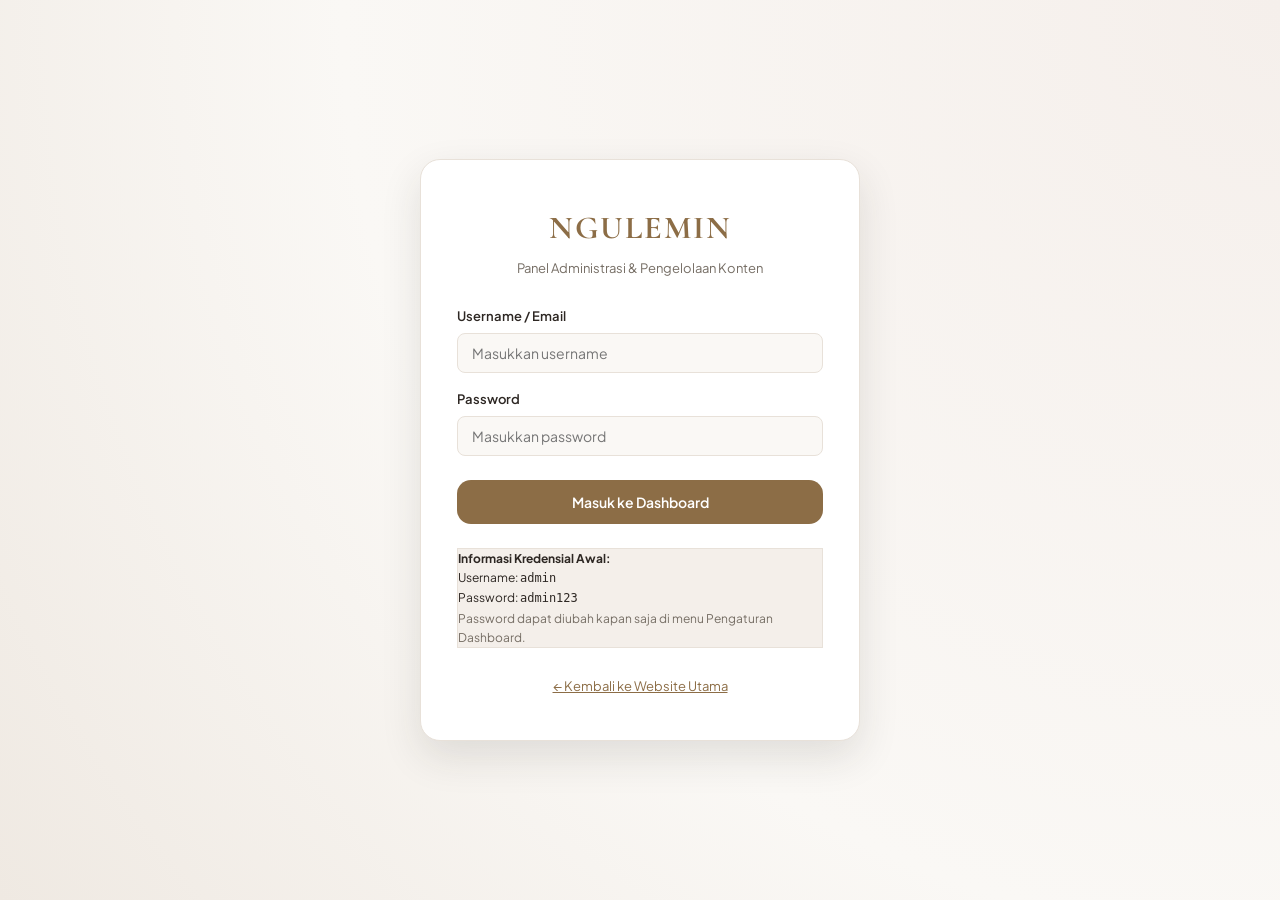
<file: dashboard.html>
<!DOCTYPE html>
<html lang="id">
<head>
  <meta charset="UTF-8">
  <meta name="viewport" content="width=device-width, initial-scale=1.0">
  <title>Admin CMS Dashboard — NGULEMIN</title>
  <link rel="stylesheet" href="style.css">
  <link rel="preconnect" href="https://fonts.googleapis.com">
  <link rel="preconnect" href="https://fonts.gstatic.com" crossorigin>
  <link href="https://fonts.googleapis.com/css2?family=Cormorant+Garamond:wght@600;700&family=Plus+Jakarta+Sans:wght@400;500;600;700&display=swap" rel="stylesheet">
  
  <style>
    /* Dashboard Specific Styles */
    :root {
      --sidebar-width: 260px;
    }
    body {
      background-color: #F7F5F0;
      min-height: 100vh;
      display: flex;
    }
    .dash-sidebar {
      width: var(--sidebar-width);
      background-color: #24201D;
      color: #ECE7E1;
      height: 100vh;
      position: fixed;
      top: 0;
      left: 0;
      overflow-y: auto;
      display: flex;
      flex-direction: column;
      z-index: 120;
      transition: transform 0.3s ease;
    }
    .dash-sidebar-header {
      padding: 24px 20px;
      border-bottom: 1px solid rgba(255, 255, 255, 0.08);
      display: flex;
      align-items: center;
      justify-content: space-between;
    }
    .dash-brand {
      font-family: var(--font-serif);
      font-size: 24px;
      font-weight: 700;
      color: #D4AF37;
      letter-spacing: 1.5px;
    }
    .dash-sidebar-badge {
      font-size: 11px;
      background: rgba(212, 175, 55, 0.2);
      color: #D4AF37;
      padding: 2px 8px;
      border-radius: 4px;
    }
    .dash-menu {
      list-style: none;
      padding: 16px 12px;
      flex: 1;
      display: flex;
      flex-direction: column;
      gap: 4px;
    }
    .dash-menu-item {
      display: flex;
      align-items: center;
      gap: 12px;
      padding: 10px 14px;
      border-radius: var(--radius-sm);
      font-size: 14px;
      font-weight: 500;
      color: #A9A198;
      cursor: pointer;
      transition: var(--transition);
    }
    .dash-menu-item:hover, .dash-menu-item.active {
      background-color: rgba(212, 175, 55, 0.15);
      color: #FFFFFF;
    }
    .dash-menu-item.active {
      color: #D4AF37;
      font-weight: 600;
    }
    .dash-menu-icon {
      width: 18px;
      height: 18px;
      opacity: 0.8;
    }
    .dash-main {
      margin-left: var(--sidebar-width);
      flex: 1;
      min-width: 0;
      display: flex;
      flex-direction: column;
      min-height: 100vh;
    }
    .dash-topbar {
      height: 64px;
      background-color: var(--surface-color);
      border-bottom: 1px solid var(--border-color);
      padding: 0 30px;
      display: flex;
      align-items: center;
      justify-content: space-between;
      position: sticky;
      top: 0;
      z-index: 90;
    }
    .dash-toggle-btn {
      display: none;
      background: none;
      border: none;
      cursor: pointer;
      padding: 8px;
    }
    .dash-content {
      padding: 30px;
      flex: 1;
    }
    .dash-card {
      background-color: var(--surface-color);
      border: 1px solid var(--border-color);
      border-radius: var(--radius-lg);
      padding: 24px;
      box-shadow: var(--shadow-sm);
      margin-bottom: 24px;
    }
    .dash-card-header {
      display: flex;
      align-items: center;
      justify-content: space-between;
      margin-bottom: 20px;
      padding-bottom: 14px;
      border-bottom: 1px solid var(--border-color);
    }
    .dash-card-title {
      font-family: var(--font-serif);
      font-size: 22px;
      font-weight: 700;
      color: var(--text-color);
    }
    /* Stat Cards */
    .stat-grid {
      display: grid;
      grid-template-columns: repeat(6, 1fr);
      gap: 16px;
      margin-bottom: 28px;
    }
    .stat-card {
      background-color: var(--surface-color);
      border: 1px solid var(--border-color);
      border-radius: var(--radius-md);
      padding: 20px 16px;
      text-align: center;
      box-shadow: var(--shadow-sm);
    }
    .stat-card-num {
      font-family: var(--font-serif);
      font-size: 32px;
      font-weight: 700;
      color: var(--primary-color);
      line-height: 1;
      margin-bottom: 6px;
    }
    .stat-card-label {
      font-size: 12px;
      font-weight: 600;
      color: var(--muted-color);
      text-transform: uppercase;
      letter-spacing: 0.5px;
    }
    /* Tables */
    .table-responsive {
      overflow-x: auto;
    }
    .dash-table {
      width: 100%;
      border-collapse: collapse;
      text-align: left;
      font-size: 14px;
    }
    .dash-table th {
      background-color: var(--surface-alt);
      padding: 12px 16px;
      font-weight: 600;
      color: var(--text-color);
      border-bottom: 1px solid var(--border-color);
    }
    .dash-table td {
      padding: 14px 16px;
      border-bottom: 1px solid var(--border-color);
      vertical-align: middle;
    }
    .dash-table tr:hover td {
      background-color: #FAF8F5;
    }
    .table-thumb {
      width: 60px;
      height: 45px;
      border-radius: 4px;
      object-fit: cover;
    }
    .status-badge {
      display: inline-block;
      padding: 3px 8px;
      border-radius: 12px;
      font-size: 11px;
      font-weight: 600;
    }
    .status-active {
      background-color: #DEF7EC;
      color: #03543F;
    }
    .status-inactive {
      background-color: #FDE8E8;
      color: #9B1C1C;
    }
    /* Tab views */
    .tab-view {
      display: none;
    }
    .tab-view.active {
      display: block;
    }

    @media (max-width: 1024px) {
      .stat-grid {
        grid-template-columns: repeat(3, 1fr);
      }
    }
    @media (max-width: 768px) {
      .dash-sidebar {
        transform: translateX(-100%);
      }
      .dash-sidebar.open {
        transform: translateX(0);
      }
      .dash-main {
        margin-left: 0;
      }
      .dash-toggle-btn {
        display: block;
      }
      .stat-grid {
        grid-template-columns: repeat(2, 1fr);
      }
      .dash-content {
        padding: 16px;
      }
    }
  </style>
</head>
<body>

  <!-- ==================== SIDEBAR ==================== -->
  <aside class="dash-sidebar" id="dash-sidebar">
    <div class="dash-sidebar-header">
      <div>
        <div class="dash-brand">NGULEMIN</div>
        <div style="font-size: 11px; color: #8C847B;">Admin CMS & Kontrol Konten</div>
      </div>
      <span class="dash-sidebar-badge">v1.0</span>
    </div>

    <ul class="dash-menu">
      <li class="dash-menu-item active" onclick="switchTab('overview')">
        <svg class="dash-menu-icon" viewBox="0 0 24 24" fill="none" stroke="currentColor" stroke-width="2"><rect x="3" y="3" width="7" height="7"/><rect x="14" y="3" width="7" height="7"/><rect x="14" y="14" width="7" height="7"/><rect x="3" y="14" width="7" height="7"/></svg>
        Overview
      </li>
      <li class="dash-menu-item" onclick="switchTab('orders')">
        <svg class="dash-menu-icon" viewBox="0 0 24 24" fill="none" stroke="currentColor" stroke-width="2"><path d="M6 2L3 6v14a2 2 0 0 0 2 2h14a2 2 0 0 0 2-2V6l-3-4z"/><line x1="3" y1="6" x2="21" y2="6"/><path d="M16 10a4 4 0 0 1-8 0"/></svg>
        Pesanan Masuk
      </li>
      <li class="dash-menu-item" onclick="switchTab('home')">
        <svg class="dash-menu-icon" viewBox="0 0 24 24" fill="none" stroke="currentColor" stroke-width="2"><path d="M3 9l9-7 9 7v11a2 2 0 0 1-2 2H5a2 2 0 0 1-2-2z"/></svg>
        Home & Hero
      </li>
      <li class="dash-menu-item" onclick="switchTab('themes')">
        <svg class="dash-menu-icon" viewBox="0 0 24 24" fill="none" stroke="currentColor" stroke-width="2"><circle cx="12" cy="12" r="10"/><circle cx="12" cy="12" r="4"/></svg>
        Tema Undangan
      </li>
      <li class="dash-menu-item" onclick="switchTab('pricing')">
        <svg class="dash-menu-icon" viewBox="0 0 24 24" fill="none" stroke="currentColor" stroke-width="2"><line x1="12" y1="1" x2="12" y2="23"/><path d="M17 5H9.5a3.5 3.5 0 0 0 0 7h5a3.5 3.5 0 0 1 0 7H6"/></svg>
        Paket Harga
      </li>
      <li class="dash-menu-item" onclick="switchTab('features')">
        <svg class="dash-menu-icon" viewBox="0 0 24 24" fill="none" stroke="currentColor" stroke-width="2"><polygon points="12 2 15.09 8.26 22 9.27 17 14.14 18.18 21.02 12 17.77 5.82 21.02 7 14.14 2 9.27 8.91 8.26 12 2"/></svg>
        Fitur
      </li>
      <li class="dash-menu-item" onclick="switchTab('testimonials')">
        <svg class="dash-menu-icon" viewBox="0 0 24 24" fill="none" stroke="currentColor" stroke-width="2"><path d="M21 15a2 2 0 0 1-2 2H7l-4 4V5a2 2 0 0 1 2-2h14a2 2 0 0 1 2 2z"/></svg>
        Testimoni
      </li>
      <li class="dash-menu-item" onclick="switchTab('howto')">
        <svg class="dash-menu-icon" viewBox="0 0 24 24" fill="none" stroke="currentColor" stroke-width="2"><line x1="8" y1="6" x2="21" y2="6"/><line x1="8" y1="12" x2="21" y2="12"/><line x1="8" y1="18" x2="21" y2="18"/><line x1="3" y1="6" x2="3.01" y2="6"/><line x1="3" y1="12" x2="3.01" y2="12"/><line x1="3" y1="18" x2="3.01" y2="18"/></svg>
        Cara Pesan
      </li>
      <li class="dash-menu-item" onclick="switchTab('faq')">
        <svg class="dash-menu-icon" viewBox="0 0 24 24" fill="none" stroke="currentColor" stroke-width="2"><circle cx="12" cy="12" r="10"/><path d="M9.09 9a3 3 0 0 1 5.83 1c0 2-3 3-3 3"/><line x1="12" y1="17" x2="12.01" y2="17"/></svg>
        FAQ
      </li>
      <li class="dash-menu-item" onclick="switchTab('footer')">
        <svg class="dash-menu-icon" viewBox="0 0 24 24" fill="none" stroke="currentColor" stroke-width="2"><rect x="3" y="3" width="18" height="18" rx="2"/><line x1="3" y1="16" x2="21" y2="16"/></svg>
        Footer & Kontak
      </li>
      <li class="dash-menu-item" onclick="switchTab('settings')">
        <svg class="dash-menu-icon" viewBox="0 0 24 24" fill="none" stroke="currentColor" stroke-width="2"><circle cx="12" cy="12" r="3"/><path d="M19.4 15a1.65 1.65 0 0 0 .33 1.82l.06.06a2 2 0 0 1 0 2.83 2 2 0 0 1-2.83 0l-.06-.06a1.65 1.65 0 0 0-1.82-.33 1.65 1.65 0 0 0-1 1.51V21a2 2 0 0 1-2 2 2 2 0 0 1-2-2v-.09A1.65 1.65 0 0 0 9 19.4a1.65 1.65 0 0 0-1.82.33l-.06.06a2 2 0 0 1-2.83 0 2 2 0 0 1 0-2.83l.06-.06a1.65 1.65 0 0 0 .33-1.82 1.65 1.65 0 0 0-1.51-1H3a2 2 0 0 1-2-2 2 2 0 0 1 2-2h.09A1.65 1.65 0 0 0 4.6 9a1.65 1.65 0 0 0-.33-1.82l-.06-.06a2 2 0 0 1 0-2.83 2 2 0 0 1 2.83 0l.06.06a1.65 1.65 0 0 0 1.82.33H9a1.65 1.65 0 0 0 1-1.51V3a2 2 0 0 1 2-2 2 2 0 0 1 2 2v.09a1.65 1.65 0 0 0 1 1.51 1.65 1.65 0 0 0 1.82-.33l.06-.06a2 2 0 0 1 2.83 0 2 2 0 0 1 0 2.83l-.06.06a1.65 1.65 0 0 0-.33 1.82V9a1.65 1.65 0 0 0 1.51 1H21a2 2 0 0 1 2 2 2 2 0 0 1-2 2h-.09a1.65 1.65 0 0 0-1.51 1z"/></svg>
        Pengaturan Umum
      </li>
      <li class="dash-menu-item" onclick="switchTab('guide')">
        <svg class="dash-menu-icon" viewBox="0 0 24 24" fill="none" stroke="currentColor" stroke-width="2"><path d="M14 2H6a2 2 0 0 0-2 2v16a2 2 0 0 0 2 2h12a2 2 0 0 0 2-2V8z"/><polyline points="14 2 14 8 20 8"/><line x1="16" y1="13" x2="8" y2="13"/><line x1="16" y1="17" x2="8" y2="17"/><polyline points="10 9 9 9 8 9"/></svg>
        Panduan & Code.gs
      </li>
      <li class="dash-menu-item" style="color: #F87171; margin-top: auto;" onclick="handleLogout()">
        <svg class="dash-menu-icon" viewBox="0 0 24 24" fill="none" stroke="currentColor" stroke-width="2"><path d="M9 21H5a2 2 0 0 1-2-2V5a2 2 0 0 1 2-2h4"/><polyline points="16 17 21 12 16 7"/><line x1="21" y1="12" x2="9" y2="12"/></svg>
        Logout
      </li>
    </ul>
  </aside>

  <!-- ==================== MAIN CONTENT ==================== -->
  <main class="dash-main">
    <!-- Topbar -->
    <header class="dash-topbar">
      <div style="display: flex; align-items: center; gap: 14px;">
        <button class="dash-toggle-btn" id="sidebar-toggle" aria-label="Toggle Menu">
          <svg width="24" height="24" viewBox="0 0 24 24" fill="none" stroke="currentColor" stroke-width="2"><line x1="3" y1="12" x2="21" y2="12"/><line x1="3" y1="6" x2="21" y2="6"/><line x1="3" y1="18" x2="21" y2="18"/></svg>
        </button>
        <h2 id="topbar-title" style="font-size: 18px; font-weight: 700;">Overview</h2>
      </div>

      <div style="display: flex; align-items: center; gap: 14px;">
        <a href="index.html" target="_blank" class="btn btn-secondary btn-sm">
          Lihat Website &rarr;
        </a>
        <div style="font-size: 13px; font-weight: 600; color: var(--text-color);" id="admin-user-display">
          Admin
        </div>
      </div>
    </header>

    <div class="dash-content">

      <!-- ==================== TAB 1: OVERVIEW ==================== -->
      <section id="tab-overview" class="tab-view active">
        <!-- Stat Cards -->
        <div class="stat-grid">
          <div class="stat-card">
            <div class="stat-card-num" id="stat-themes">3</div>
            <div class="stat-card-label">Total Tema</div>
          </div>
          <div class="stat-card">
            <div class="stat-card-num" id="stat-pricing">3</div>
            <div class="stat-card-label">Total Paket</div>
          </div>
          <div class="stat-card">
            <div class="stat-card-num" id="stat-features">12</div>
            <div class="stat-card-label">Total Fitur</div>
          </div>
          <div class="stat-card">
            <div class="stat-card-num" id="stat-testimonials">3</div>
            <div class="stat-card-label">Testimoni</div>
          </div>
          <div class="stat-card">
            <div class="stat-card-num" id="stat-faq">5</div>
            <div class="stat-card-label">Total FAQ</div>
          </div>
          <div class="stat-card">
            <div class="stat-card-num" id="stat-orders" style="color: #03543F;">1</div>
            <div class="stat-card-label">Total Pesanan</div>
          </div>
        </div>

        <div class="dash-card">
          <div class="dash-card-header">
            <h3 class="dash-card-title">Status Sinkronisasi Sistem</h3>
            <span style="font-size: 12px; color: var(--muted-color);" id="last-updated-text">Data terakhir diperbarui: Baru saja</span>
          </div>

          <div style="display: grid; grid-template-columns: 1fr 1fr; gap: 20px;">
            <div style="background-color: var(--surface-alt); padding: 18px; border-radius: var(--radius-sm);">
              <h4 style="font-size: 14px; font-weight: 700; margin-bottom: 8px;">Koneksi Google Apps Script</h4>
              <p style="font-size: 13px; color: var(--muted-color); margin-bottom: 12px;" id="api-status-text">
                Sedang memeriksa koneksi...
              </p>
              <button onclick="switchTab('settings')" class="btn btn-secondary btn-sm">Atur API_URL</button>
            </div>

            <div style="background-color: var(--surface-alt); padding: 18px; border-radius: var(--radius-sm);">
              <h4 style="font-size: 14px; font-weight: 700; margin-bottom: 8px;">Aksi Cepat</h4>
              <div style="display: flex; gap: 8px; flex-wrap: wrap;">
                <button onclick="switchTab('orders')" class="btn btn-primary btn-sm">Lihat Pesanan</button>
                <button onclick="switchTab('themes')" class="btn btn-secondary btn-sm">Tambah Tema</button>
                <button onclick="switchTab('guide')" class="btn btn-secondary btn-sm">Panduan Code.gs</button>
              </div>
            </div>
          </div>
        </div>
      </section>

      <!-- ==================== TAB 2: ORDERS ==================== -->
      <section id="tab-orders" class="tab-view">
        <div class="dash-card">
          <div class="dash-card-header">
            <h3 class="dash-card-title">Daftar Pesanan Tamu</h3>
            <button onclick="loadOrders()" class="btn btn-secondary btn-sm">Segarkan</button>
          </div>

          <div class="table-responsive">
            <table class="dash-table">
              <thead>
                <tr>
                  <th>ID</th>
                  <th>Tanggal</th>
                  <th>Nama Pemesan</th>
                  <th>WhatsApp</th>
                  <th>Tema</th>
                  <th>Mempelai</th>
                  <th>Paket</th>
                  <th>Status</th>
                  <th>Aksi</th>
                </tr>
              </thead>
              <tbody id="orders-table-body">
                <!-- Data Pesanan -->
              </tbody>
            </table>
          </div>
        </div>
      </section>

      <!-- ==================== TAB 3: HOME ==================== -->
      <section id="tab-home" class="tab-view">
        <div class="dash-card">
          <div class="dash-card-header">
            <h3 class="dash-card-title">Kelola Home / Hero Section</h3>
            <button onclick="saveHomeData()" class="btn btn-primary btn-sm">Simpan Perubahan</button>
          </div>

          <form id="form-home" onsubmit="event.preventDefault(); saveHomeData();">
            <div class="form-grid">
              <div class="form-group full-width">
                <label class="form-label">Badge Atas</label>
                <input type="text" id="edit-home-badge" class="form-input">
              </div>
              <div class="form-group full-width">
                <label class="form-label">Judul Utama Hero</label>
                <input type="text" id="edit-home-title" class="form-input">
              </div>
              <div class="form-group full-width">
                <label class="form-label">Deskripsi Hero</label>
                <textarea id="edit-home-desc" class="form-textarea"></textarea>
              </div>
              <div class="form-group">
                <label class="form-label">Teks Tombol 1</label>
                <input type="text" id="edit-home-btn1-text" class="form-input">
              </div>
              <div class="form-group">
                <label class="form-label">Link Tombol 1</label>
                <input type="text" id="edit-home-btn1-link" class="form-input">
              </div>
              <div class="form-group">
                <label class="form-label">Teks Tombol 2</label>
                <input type="text" id="edit-home-btn2-text" class="form-input">
              </div>
              <div class="form-group">
                <label class="form-label">Link Tombol 2</label>
                <input type="text" id="edit-home-btn2-link" class="form-input">
              </div>
              <div class="form-group full-width">
                <label class="form-label">URL Gambar Visual Mockup Hero</label>
                <input type="text" id="edit-home-image" class="form-input">
              </div>
            </div>
            <button type="submit" class="btn btn-primary" style="margin-top: 14px;">Simpan Perubahan Home</button>
          </form>
        </div>
      </section>

      <!-- ==================== TAB 4: THEMES ==================== -->
      <section id="tab-themes" class="tab-view">
        <div class="dash-card">
          <div class="dash-card-header">
            <h3 class="dash-card-title">Daftar Tema Undangan</h3>
            <button onclick="openThemeModal()" class="btn btn-primary btn-sm">+ Tambah Tema</button>
          </div>

          <div class="table-responsive">
            <table class="dash-table">
              <thead>
                <tr>
                  <th>Gambar</th>
                  <th>Nama Tema</th>
                  <th>Harga</th>
                  <th>Preview</th>
                  <th>Status</th>
                  <th>Aksi</th>
                </tr>
              </thead>
              <tbody id="themes-table-body">
                <!-- Rows dinamis -->
              </tbody>
            </table>
          </div>
        </div>
      </section>

      <!-- ==================== TAB 5: PRICING ==================== -->
      <section id="tab-pricing" class="tab-view">
        <div class="dash-card">
          <div class="dash-card-header">
            <h3 class="dash-card-title">Kelola Paket Harga</h3>
            <button onclick="openPricingModal()" class="btn btn-primary btn-sm">+ Tambah Paket</button>
          </div>

          <div class="table-responsive">
            <table class="dash-table">
              <thead>
                <tr>
                  <th>Nama Paket</th>
                  <th>Harga</th>
                  <th>Label</th>
                  <th>Featured</th>
                  <th>Status</th>
                  <th>Aksi</th>
                </tr>
              </thead>
              <tbody id="pricing-table-body">
                <!-- Rows dinamis -->
              </tbody>
            </table>
          </div>
        </div>
      </section>

      <!-- ==================== TAB 6: FEATURES ==================== -->
      <section id="tab-features" class="tab-view">
        <div class="dash-card">
          <div class="dash-card-header">
            <h3 class="dash-card-title">Daftar Fitur Undangan</h3>
            <button onclick="openFeatureModal()" class="btn btn-primary btn-sm">+ Tambah Fitur</button>
          </div>

          <div class="table-responsive">
            <table class="dash-table">
              <thead>
                <tr>
                  <th>Icon</th>
                  <th>Judul Fitur</th>
                  <th>Deskripsi</th>
                  <th>Status</th>
                  <th>Aksi</th>
                </tr>
              </thead>
              <tbody id="features-table-body">
                <!-- Rows dinamis -->
              </tbody>
            </table>
          </div>
        </div>
      </section>

      <!-- ==================== TAB 7: TESTIMONIALS ==================== -->
      <section id="tab-testimonials" class="tab-view">
        <div class="dash-card">
          <div class="dash-card-header">
            <h3 class="dash-card-title">Testimoni Klien</h3>
            <button onclick="openTestiModal()" class="btn btn-primary btn-sm">+ Tambah Testimoni</button>
          </div>

          <div class="table-responsive">
            <table class="dash-table">
              <thead>
                <tr>
                  <th>Nama</th>
                  <th>Testimoni</th>
                  <th>Rating</th>
                  <th>Status</th>
                  <th>Aksi</th>
                </tr>
              </thead>
              <tbody id="testi-table-body">
                <!-- Rows dinamis -->
              </tbody>
            </table>
          </div>
        </div>
      </section>

      <!-- ==================== TAB 8: HOW TO ORDER ==================== -->
      <section id="tab-howto" class="tab-view">
        <div class="dash-card">
          <div class="dash-card-header">
            <h3 class="dash-card-title">Langkah Cara Pesan</h3>
            <button onclick="openHowModal()" class="btn btn-primary btn-sm">+ Tambah Langkah</button>
          </div>

          <div class="table-responsive">
            <table class="dash-table">
              <thead>
                <tr>
                  <th>Nomor</th>
                  <th>Judul Langkah</th>
                  <th>Deskripsi</th>
                  <th>Aksi</th>
                </tr>
              </thead>
              <tbody id="howto-table-body">
                <!-- Rows dinamis -->
              </tbody>
            </table>
          </div>
        </div>
      </section>

      <!-- ==================== TAB 9: FAQ ==================== -->
      <section id="tab-faq" class="tab-view">
        <div class="dash-card">
          <div class="dash-card-header">
            <h3 class="dash-card-title">Daftar FAQ (Pertanyaan Umum)</h3>
            <button onclick="openFaqModal()" class="btn btn-primary btn-sm">+ Tambah FAQ</button>
          </div>

          <div class="table-responsive">
            <table class="dash-table">
              <thead>
                <tr>
                  <th>Pertanyaan</th>
                  <th>Jawaban</th>
                  <th>Aksi</th>
                </tr>
              </thead>
              <tbody id="faq-table-body">
                <!-- Rows dinamis -->
              </tbody>
            </table>
          </div>
        </div>
      </section>

      <!-- ==================== TAB 10: FOOTER & SETTINGS ==================== -->
      <section id="tab-footer" class="tab-view">
        <div class="dash-card">
          <div class="dash-card-header">
            <h3 class="dash-card-title">Footer & Kontak Bisnis</h3>
            <button onclick="saveFooterData()" class="btn btn-primary btn-sm">Simpan Footer</button>
          </div>

          <form id="form-footer" onsubmit="event.preventDefault(); saveFooterData();">
            <div class="form-grid">
              <div class="form-group full-width">
                <label class="form-label">Deskripsi Singkat Footer</label>
                <textarea id="edit-footer-desc" class="form-textarea"></textarea>
              </div>
              <div class="form-group">
                <label class="form-label">Nomor WhatsApp Admin</label>
                <input type="text" id="edit-footer-wa" class="form-input" placeholder="6281234567890">
              </div>
              <div class="form-group">
                <label class="form-label">Akun Instagram</label>
                <input type="text" id="edit-footer-ig" class="form-input" placeholder="ngulemin.id">
              </div>
              <div class="form-group">
                <label class="form-label">Email Support</label>
                <input type="email" id="edit-footer-mail" class="form-input" placeholder="halo@ngulemin.id">
              </div>
              <div class="form-group">
                <label class="form-label">Teks Copyright</label>
                <input type="text" id="edit-footer-copy" class="form-input">
              </div>
            </div>
            <button type="submit" class="btn btn-primary" style="margin-top: 14px;">Simpan Footer</button>
          </form>
        </div>
      </section>

      <!-- ==================== TAB 11: SETTINGS ==================== -->
      <section id="tab-settings" class="tab-view">
        <div class="dash-card">
          <div class="dash-card-header">
            <h3 class="dash-card-title">Pengaturan Umum & Koneksi API</h3>
            <button onclick="saveSettingsData()" class="btn btn-primary btn-sm">Simpan Pengaturan</button>
          </div>

          <form id="form-settings" onsubmit="event.preventDefault(); saveSettingsData();">
            <div class="form-grid">
              <div class="form-group full-width">
                <label class="form-label">URL Web App Google Apps Script (API_URL)</label>
                <input type="text" id="edit-setting-api-url" class="form-input" placeholder="https://script.google.com/macros/s/.../exec">
                <small style="color: var(--muted-color); font-size: 12px; margin-top: 4px; display: block;">
                  Dapatkan URL ini setelah menerapkan (Deploy) Code.gs di Google Apps Script Anda.
                </small>
              </div>
              <div class="form-group">
                <label class="form-label">Nama Website</label>
                <input type="text" id="edit-setting-name" class="form-input" value="NGULEMIN">
              </div>
              <div class="form-group">
                <label class="form-label">Tagline Website</label>
                <input type="text" id="edit-setting-tagline" class="form-input">
              </div>
              <div class="form-group">
                <label class="form-label">Warna Utama (Primary Color)</label>
                <input type="color" id="edit-setting-color-primary" style="height: 42px; width: 100%; border: 1px solid var(--border-color); border-radius: var(--radius-sm);">
              </div>
              <div class="form-group">
                <label class="form-label">Warna Sekunder (Secondary Color)</label>
                <input type="color" id="edit-setting-color-secondary" style="height: 42px; width: 100%; border: 1px solid var(--border-color); border-radius: var(--radius-sm);">
              </div>
              <div class="form-group full-width">
                <label class="form-label">Meta Title (SEO)</label>
                <input type="text" id="edit-setting-meta-title" class="form-input">
              </div>
              <div class="form-group full-width">
                <label class="form-label">Meta Description (SEO)</label>
                <textarea id="edit-setting-meta-desc" class="form-textarea"></textarea>
              </div>
            </div>
            <button type="submit" class="btn btn-primary" style="margin-top: 14px;">Simpan Pengaturan</button>
          </form>
        </div>

        <!-- Ganti Password -->
        <div class="dash-card">
          <div class="dash-card-header">
            <h3 class="dash-card-title">Keamanan Admin (Ganti Password)</h3>
          </div>
          <form id="form-change-pass" onsubmit="event.preventDefault(); handleChangePassword();">
            <div class="form-grid">
              <div class="form-group">
                <label class="form-label">Password Lama</label>
                <input type="password" id="pass-old" class="form-input" required>
              </div>
              <div class="form-group">
                <label class="form-label">Password Baru (Min. 6 Karakter)</label>
                <input type="password" id="pass-new" class="form-input" required>
              </div>
            </div>
            <button type="submit" class="btn btn-secondary">Perbarui Password</button>
          </form>
        </div>
      </section>

      <!-- ==================== TAB 12: GUIDE & CODE.GS ==================== -->
      <section id="tab-guide" class="tab-view">
        <div class="dash-card">
          <div class="dash-card-header">
            <h3 class="dash-card-title">Panduan Pemasangan & Deploy</h3>
          </div>
          <div style="font-size: 14px; line-height: 1.8; color: var(--text-color);">
            <h4 style="font-size: 16px; margin: 16px 0 8px 0; color: var(--primary-color);">1. Langkah Pasang Google Spreadsheet & Apps Script:</h4>
            <ol style="padding-left: 20px;">
              <li>Buka <a href="https://sheets.new" target="_blank" style="color: var(--primary-color); text-decoration: underline;">Google Sheets</a> dan buat spreadsheet baru dengan nama <strong>Database NGULEMIN</strong>.</li>
              <li>Klik menu <strong>Ekstensi &gt; Apps Script</strong>.</li>
              <li>Buka file <code>Code.gs</code> di project ini (atau salin dari textarea di bawah).</li>
              <li>Jalankan fungsi <code>initDatabase</code> satu kali untuk membuat seluruh sheet otomatis.</li>
              <li>Klik tombol <strong>Deploy &gt; New deployment</strong>, pilih <strong>Web app</strong>, atur <em>Who has access</em> ke <strong>Anyone</strong>, lalu salin URL Web App yang berakhiran <code>/exec</code>.</li>
              <li>Paste URL tersebut ke tab <strong>Pengaturan Umum</strong> di atas atau ke <code>config.js</code>.</li>
            </ol>

            <h4 style="font-size: 16px; margin: 24px 0 8px 0; color: var(--primary-color);">2. Langkah Deploy Frontend ke Netlify / Vercel:</h4>
            <ul style="padding-left: 20px;">
              <li><strong>Netlify:</strong> Buka app.netlify.com, drag and drop folder project ini ke Netlify Drop, website langsung live dalam 1 menit!</li>
              <li><strong>Vercel:</strong> Hubungkan repositori GitHub Anda ke Vercel atau gunakan perintah <code>vercel deploy</code>.</li>
            </ul>

            <h4 style="font-size: 16px; margin: 24px 0 8px 0; color: var(--primary-color);">3. Salin Kode Code.gs:</h4>
            <textarea id="code-gs-text" style="width: 100%; height: 260px; font-family: monospace; font-size: 12px; padding: 12px; border: 1px solid var(--border-color); background: #FAF8F5; border-radius: var(--radius-sm);" readonly></textarea>
            <button onclick="copyCodeGs()" class="btn btn-secondary btn-sm" style="margin-top: 8px;">Salin Seluruh Kode Code.gs</button>
          </div>
        </div>
      </section>

    </div>
  </main>

  <!-- ==================== MODAL FORM THEME ==================== -->
  <div class="modal-overlay" id="theme-modal">
    <div class="modal-dialog">
      <div class="modal-header">
        <h3 class="modal-title" id="theme-modal-title">Tambah Tema Baru</h3>
        <button class="modal-close-btn" onclick="closeThemeModal()">&times;</button>
      </div>
      <form id="form-modal-theme" onsubmit="event.preventDefault(); submitThemeForm();">
        <div class="modal-body">
          <input type="hidden" id="theme-form-id">
          <div class="form-grid">
            <div class="form-group full-width">
              <label class="form-label">Nama Tema *</label>
              <input type="text" id="theme-form-nama" class="form-input" required>
            </div>
            <div class="form-group full-width">
              <label class="form-label">URL Gambar Sampul *</label>
              <input type="text" id="theme-form-gambar" class="form-input" required placeholder="/assets/images/theme_rose.jpg">
            </div>
            <div class="form-group">
              <label class="form-label">Harga (Rp) *</label>
              <input type="number" id="theme-form-harga" class="form-input" required value="99000">
            </div>
            <div class="form-group">
              <label class="form-label">Status</label>
              <select id="theme-form-status" class="form-select">
                <option value="Aktif">Aktif</option>
                <option value="Nonaktif">Nonaktif</option>
              </select>
            </div>
            <div class="form-group full-width">
              <label class="form-label">Link Demo Preview</label>
              <input type="url" id="theme-form-preview" class="form-input" placeholder="https://ngulemin.id/preview/demo">
            </div>
            <div class="form-group full-width">
              <label class="form-label">Deskripsi Tema</label>
              <textarea id="theme-form-desc" class="form-textarea"></textarea>
            </div>
          </div>
        </div>
        <div class="modal-footer">
          <button type="button" class="btn btn-secondary" onclick="closeThemeModal()">Batal</button>
          <button type="submit" class="btn btn-primary" id="theme-modal-submit-btn">Simpan Tema</button>
        </div>
      </form>
    </div>
  </div>

  <div id="toast-container" class="toast-container"></div>

  <!-- Scripts -->
  <script src="config.js"></script>
  <script src="dashboard.js"></script>
</body>
</html>
</file>
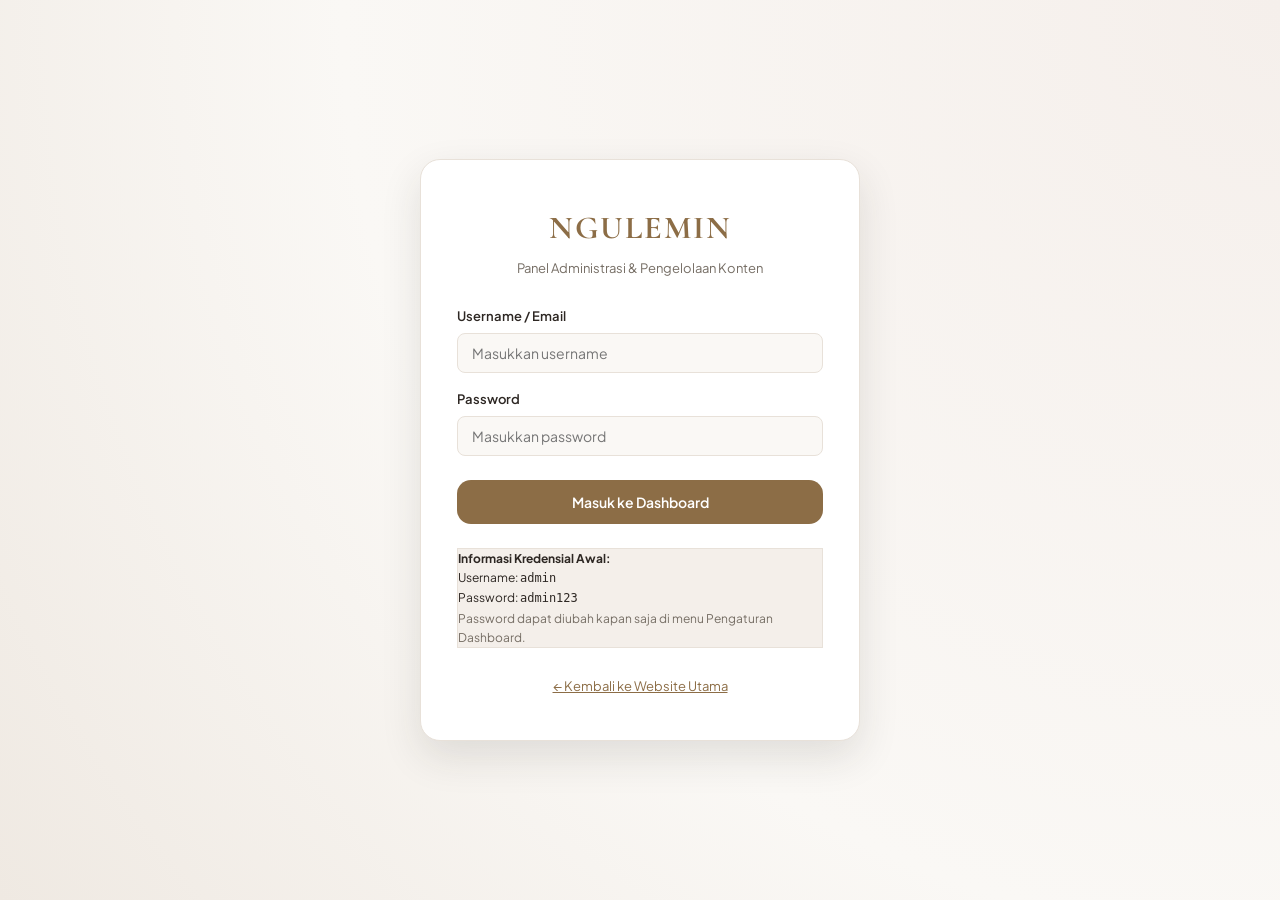
<file: login.html>
<!DOCTYPE html>
<html lang="id">
<head>
  <meta charset="UTF-8">
  <meta name="viewport" content="width=device-width, initial-scale=1.0">
  <title>Login Admin — NGULEMIN</title>
  <link rel="stylesheet" href="style.css">
  <link rel="preconnect" href="https://fonts.googleapis.com">
  <link rel="preconnect" href="https://fonts.gstatic.com" crossorigin>
  <link href="https://fonts.googleapis.com/css2?family=Cormorant+Garamond:wght@600;700&family=Plus+Jakarta+Sans:wght@400;500;600;700&display=swap" rel="stylesheet">
  <style>
    .login-wrapper {
      min-height: 100vh;
      display: flex;
      align-items: center;
      justify-content: center;
      padding: 24px;
      background: radial-gradient(circle at top right, #F5EFEB 0%, #FAF8F5 60%, #EFE9E2 100%);
    }
    .login-card {
      width: 100%;
      max-width: 440px;
      background-color: var(--surface-color);
      border-radius: var(--radius-lg);
      border: 1px solid var(--border-color);
      box-shadow: var(--shadow-lg);
      padding: 42px 36px;
    }
    .login-logo {
      text-align: center;
      margin-bottom: 28px;
    }
    .login-brand {
      font-family: var(--font-serif);
      font-size: 32px;
      font-weight: 700;
      color: var(--primary-color);
      letter-spacing: 2px;
    }
    .login-sub {
      font-size: 13px;
      color: var(--muted-color);
      margin-top: 4px;
    }
    .alert-box {
      padding: 12px 14px;
      border-radius: var(--radius-sm);
      font-size: 13px;
      margin-bottom: 20px;
      display: none;
    }
    .alert-error {
      background-color: #FDF2F2;
      color: #991B1B;
      border: 1px solid #F87171;
    }
    .alert-info {
      background-color: #F4EFEA;
      color: var(--text-color);
      border: 1px solid var(--border-color);
      display: block;
      margin-top: 24px;
      font-size: 12px;
      line-height: 1.6;
    }
  </style>
</head>
<body>

  <div class="login-wrapper">
    <div class="login-card">
      <div class="login-logo">
        <a href="index.html" class="login-brand">NGULEMIN</a>
        <p class="login-sub">Panel Administrasi & Pengelolaan Konten</p>
      </div>

      <div id="alert-error" class="alert-box alert-error"></div>

      <form id="login-form">
        <div class="form-group">
          <label class="form-label" for="username">Username / Email</label>
          <input type="text" id="username" class="form-input" placeholder="Masukkan username" required autocomplete="username">
        </div>

        <div class="form-group" style="margin-bottom: 24px;">
          <label class="form-label" for="password">Password</label>
          <input type="password" id="password" class="form-input" placeholder="Masukkan password" required autocomplete="current-password">
        </div>

        <button type="submit" class="btn btn-primary btn-block" id="btn-login">
          Masuk ke Dashboard
        </button>
      </form>

      <div class="alert-info">
        <strong>Informasi Kredensial Awal:</strong><br>
        Username: <code>admin</code><br>
        Password: <code>admin123</code><br>
        <span style="color: var(--muted-color);">Password dapat diubah kapan saja di menu Pengaturan Dashboard.</span>
      </div>

      <div style="text-align: center; margin-top: 24px;">
        <a href="index.html" style="font-size: 13px; color: var(--primary-color); text-decoration: underline;">
          &larr; Kembali ke Website Utama
        </a>
      </div>
    </div>
  </div>

  <script src="config.js"></script>
  <script>
    // Cek jika sudah memiliki token aktif
    const existingToken = localStorage.getItem('ngulemin_admin_token');
    if (existingToken) {
      window.location.href = 'dashboard.html';
    }

    const form = document.getElementById('login-form');
    const alertError = document.getElementById('alert-error');
    const btnLogin = document.getElementById('btn-login');

    form.addEventListener('submit', async (e) => {
      e.preventDefault();
      alertError.style.display = 'none';

      const username = document.getElementById('username').value.trim();
      const password = document.getElementById('password').value.trim();

      btnLogin.disabled = true;
      btnLogin.textContent = "Memverifikasi...";

      const apiUrl = (window.CONFIG && window.CONFIG.API_URL) ? window.CONFIG.API_URL.trim() : "";

      // 1. Jika terhubung ke Google Apps Script API
      if (apiUrl && apiUrl.startsWith('http')) {
        try {
          const response = await fetch(apiUrl, {
            method: 'POST',
            headers: { 'Content-Type': 'text/plain;charset=utf-8' },
            body: JSON.stringify({
              action: 'login',
              username: username,
              password: password
            })
          });
          const result = await response.json();
          if (result.success && result.data && result.data.token) {
            localStorage.setItem('ngulemin_admin_token', result.data.token);
            localStorage.setItem('ngulemin_admin_user', result.data.username);
            window.location.href = 'dashboard.html';
            return;
          } else {
            showError(result.message || "Username atau password salah.");
          }
        } catch (err) {
          console.warn("Gagal menghubungi Google Apps Script, mencoba fallback offline:", err);
          checkLocalFallback(username, password);
        }
      } else {
        // 2. Fallback Demo Offline / Lokal
        checkLocalFallback(username, password);
      }
    });

    function checkLocalFallback(username, password) {
      // Kredensial default
      const storedUser = localStorage.getItem('ngulemin_local_admin_user') || 'admin';
      const storedPass = localStorage.getItem('ngulemin_local_admin_pass') || 'admin123';

      if (username === storedUser && password === storedPass) {
        const dummyToken = "NGU_LOCAL_" + Date.now();
        localStorage.setItem('ngulemin_admin_token', dummyToken);
        localStorage.setItem('ngulemin_admin_user', username);
        window.location.href = 'dashboard.html';
      } else {
        showError("Username atau password salah. Coba: admin / admin123");
      }
    }

    function showError(msg) {
      alertError.textContent = msg;
      alertError.style.display = 'block';
      btnLogin.disabled = false;
      btnLogin.textContent = "Masuk ke Dashboard";
    }
  </script>
</body>
</html>
</file>
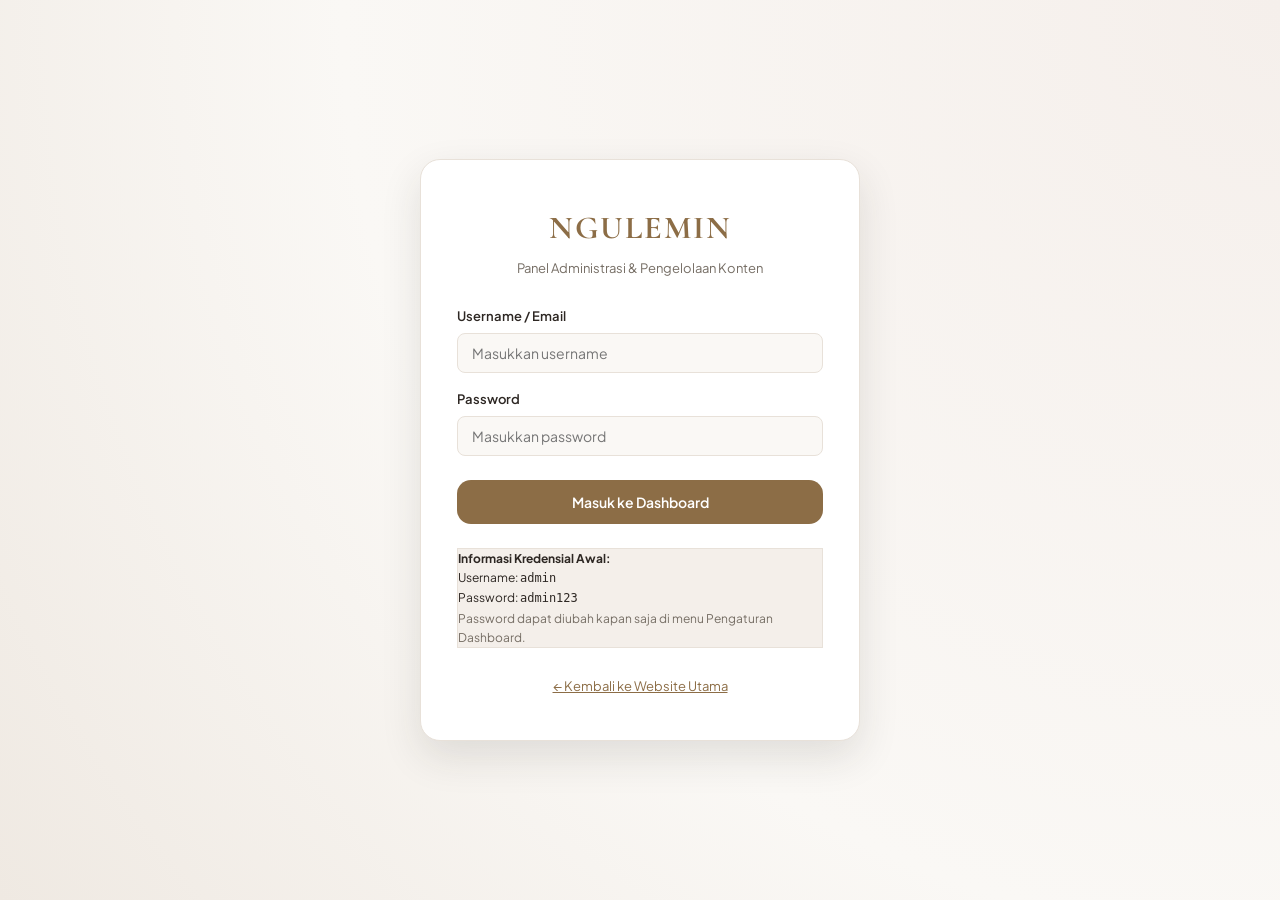
<file: public/dashboard.html>
<!DOCTYPE html>
<html lang="id">
<head>
  <meta charset="UTF-8">
  <meta name="viewport" content="width=device-width, initial-scale=1.0">
  <title>Admin CMS Dashboard — NGULEMIN</title>
  <link rel="stylesheet" href="style.css">
  <link rel="preconnect" href="https://fonts.googleapis.com">
  <link rel="preconnect" href="https://fonts.gstatic.com" crossorigin>
  <link href="https://fonts.googleapis.com/css2?family=Cormorant+Garamond:wght@600;700&family=Plus+Jakarta+Sans:wght@400;500;600;700&display=swap" rel="stylesheet">
  
  <style>
    /* Dashboard Specific Styles */
    :root {
      --sidebar-width: 260px;
    }
    body {
      background-color: #F7F5F0;
      min-height: 100vh;
      display: flex;
    }
    .dash-sidebar {
      width: var(--sidebar-width);
      background-color: #24201D;
      color: #ECE7E1;
      height: 100vh;
      position: fixed;
      top: 0;
      left: 0;
      overflow-y: auto;
      display: flex;
      flex-direction: column;
      z-index: 120;
      transition: transform 0.3s ease;
    }
    .dash-sidebar-header {
      padding: 24px 20px;
      border-bottom: 1px solid rgba(255, 255, 255, 0.08);
      display: flex;
      align-items: center;
      justify-content: space-between;
    }
    .dash-brand {
      font-family: var(--font-serif);
      font-size: 24px;
      font-weight: 700;
      color: #D4AF37;
      letter-spacing: 1.5px;
    }
    .dash-sidebar-badge {
      font-size: 11px;
      background: rgba(212, 175, 55, 0.2);
      color: #D4AF37;
      padding: 2px 8px;
      border-radius: 4px;
    }
    .dash-menu {
      list-style: none;
      padding: 16px 12px;
      flex: 1;
      display: flex;
      flex-direction: column;
      gap: 4px;
    }
    .dash-menu-item {
      display: flex;
      align-items: center;
      gap: 12px;
      padding: 10px 14px;
      border-radius: var(--radius-sm);
      font-size: 14px;
      font-weight: 500;
      color: #A9A198;
      cursor: pointer;
      transition: var(--transition);
    }
    .dash-menu-item:hover, .dash-menu-item.active {
      background-color: rgba(212, 175, 55, 0.15);
      color: #FFFFFF;
    }
    .dash-menu-item.active {
      color: #D4AF37;
      font-weight: 600;
    }
    .dash-menu-icon {
      width: 18px;
      height: 18px;
      opacity: 0.8;
    }
    .dash-main {
      margin-left: var(--sidebar-width);
      flex: 1;
      min-width: 0;
      display: flex;
      flex-direction: column;
      min-height: 100vh;
    }
    .dash-topbar {
      height: 64px;
      background-color: var(--surface-color);
      border-bottom: 1px solid var(--border-color);
      padding: 0 30px;
      display: flex;
      align-items: center;
      justify-content: space-between;
      position: sticky;
      top: 0;
      z-index: 90;
    }
    .dash-toggle-btn {
      display: none;
      background: none;
      border: none;
      cursor: pointer;
      padding: 8px;
    }
    .dash-content {
      padding: 30px;
      flex: 1;
    }
    .dash-card {
      background-color: var(--surface-color);
      border: 1px solid var(--border-color);
      border-radius: var(--radius-lg);
      padding: 24px;
      box-shadow: var(--shadow-sm);
      margin-bottom: 24px;
    }
    .dash-card-header {
      display: flex;
      align-items: center;
      justify-content: space-between;
      margin-bottom: 20px;
      padding-bottom: 14px;
      border-bottom: 1px solid var(--border-color);
    }
    .dash-card-title {
      font-family: var(--font-serif);
      font-size: 22px;
      font-weight: 700;
      color: var(--text-color);
    }
    /* Stat Cards */
    .stat-grid {
      display: grid;
      grid-template-columns: repeat(6, 1fr);
      gap: 16px;
      margin-bottom: 28px;
    }
    .stat-card {
      background-color: var(--surface-color);
      border: 1px solid var(--border-color);
      border-radius: var(--radius-md);
      padding: 20px 16px;
      text-align: center;
      box-shadow: var(--shadow-sm);
    }
    .stat-card-num {
      font-family: var(--font-serif);
      font-size: 32px;
      font-weight: 700;
      color: var(--primary-color);
      line-height: 1;
      margin-bottom: 6px;
    }
    .stat-card-label {
      font-size: 12px;
      font-weight: 600;
      color: var(--muted-color);
      text-transform: uppercase;
      letter-spacing: 0.5px;
    }
    /* Tables */
    .table-responsive {
      overflow-x: auto;
    }
    .dash-table {
      width: 100%;
      border-collapse: collapse;
      text-align: left;
      font-size: 14px;
    }
    .dash-table th {
      background-color: var(--surface-alt);
      padding: 12px 16px;
      font-weight: 600;
      color: var(--text-color);
      border-bottom: 1px solid var(--border-color);
    }
    .dash-table td {
      padding: 14px 16px;
      border-bottom: 1px solid var(--border-color);
      vertical-align: middle;
    }
    .dash-table tr:hover td {
      background-color: #FAF8F5;
    }
    .table-thumb {
      width: 60px;
      height: 45px;
      border-radius: 4px;
      object-fit: cover;
    }
    .status-badge {
      display: inline-block;
      padding: 3px 8px;
      border-radius: 12px;
      font-size: 11px;
      font-weight: 600;
    }
    .status-active {
      background-color: #DEF7EC;
      color: #03543F;
    }
    .status-inactive {
      background-color: #FDE8E8;
      color: #9B1C1C;
    }
    /* Tab views */
    .tab-view {
      display: none;
    }
    .tab-view.active {
      display: block;
    }

    @media (max-width: 1024px) {
      .stat-grid {
        grid-template-columns: repeat(3, 1fr);
      }
    }
    @media (max-width: 768px) {
      .dash-sidebar {
        transform: translateX(-100%);
      }
      .dash-sidebar.open {
        transform: translateX(0);
      }
      .dash-main {
        margin-left: 0;
      }
      .dash-toggle-btn {
        display: block;
      }
      .stat-grid {
        grid-template-columns: repeat(2, 1fr);
      }
      .dash-content {
        padding: 16px;
      }
    }
  </style>
</head>
<body>

  <!-- ==================== SIDEBAR ==================== -->
  <aside class="dash-sidebar" id="dash-sidebar">
    <div class="dash-sidebar-header">
      <div>
        <div class="dash-brand">NGULEMIN</div>
        <div style="font-size: 11px; color: #8C847B;">Admin CMS & Kontrol Konten</div>
      </div>
      <span class="dash-sidebar-badge">v1.0</span>
    </div>

    <ul class="dash-menu">
      <li class="dash-menu-item active" onclick="switchTab('overview')">
        <svg class="dash-menu-icon" viewBox="0 0 24 24" fill="none" stroke="currentColor" stroke-width="2"><rect x="3" y="3" width="7" height="7"/><rect x="14" y="3" width="7" height="7"/><rect x="14" y="14" width="7" height="7"/><rect x="3" y="14" width="7" height="7"/></svg>
        Overview
      </li>
      <li class="dash-menu-item" onclick="switchTab('orders')">
        <svg class="dash-menu-icon" viewBox="0 0 24 24" fill="none" stroke="currentColor" stroke-width="2"><path d="M6 2L3 6v14a2 2 0 0 0 2 2h14a2 2 0 0 0 2-2V6l-3-4z"/><line x1="3" y1="6" x2="21" y2="6"/><path d="M16 10a4 4 0 0 1-8 0"/></svg>
        Pesanan Masuk
      </li>
      <li class="dash-menu-item" onclick="switchTab('home')">
        <svg class="dash-menu-icon" viewBox="0 0 24 24" fill="none" stroke="currentColor" stroke-width="2"><path d="M3 9l9-7 9 7v11a2 2 0 0 1-2 2H5a2 2 0 0 1-2-2z"/></svg>
        Home & Hero
      </li>
      <li class="dash-menu-item" onclick="switchTab('themes')">
        <svg class="dash-menu-icon" viewBox="0 0 24 24" fill="none" stroke="currentColor" stroke-width="2"><circle cx="12" cy="12" r="10"/><circle cx="12" cy="12" r="4"/></svg>
        Tema Undangan
      </li>
      <li class="dash-menu-item" onclick="switchTab('pricing')">
        <svg class="dash-menu-icon" viewBox="0 0 24 24" fill="none" stroke="currentColor" stroke-width="2"><line x1="12" y1="1" x2="12" y2="23"/><path d="M17 5H9.5a3.5 3.5 0 0 0 0 7h5a3.5 3.5 0 0 1 0 7H6"/></svg>
        Paket Harga
      </li>
      <li class="dash-menu-item" onclick="switchTab('features')">
        <svg class="dash-menu-icon" viewBox="0 0 24 24" fill="none" stroke="currentColor" stroke-width="2"><polygon points="12 2 15.09 8.26 22 9.27 17 14.14 18.18 21.02 12 17.77 5.82 21.02 7 14.14 2 9.27 8.91 8.26 12 2"/></svg>
        Fitur
      </li>
      <li class="dash-menu-item" onclick="switchTab('testimonials')">
        <svg class="dash-menu-icon" viewBox="0 0 24 24" fill="none" stroke="currentColor" stroke-width="2"><path d="M21 15a2 2 0 0 1-2 2H7l-4 4V5a2 2 0 0 1 2-2h14a2 2 0 0 1 2 2z"/></svg>
        Testimoni
      </li>
      <li class="dash-menu-item" onclick="switchTab('howto')">
        <svg class="dash-menu-icon" viewBox="0 0 24 24" fill="none" stroke="currentColor" stroke-width="2"><line x1="8" y1="6" x2="21" y2="6"/><line x1="8" y1="12" x2="21" y2="12"/><line x1="8" y1="18" x2="21" y2="18"/><line x1="3" y1="6" x2="3.01" y2="6"/><line x1="3" y1="12" x2="3.01" y2="12"/><line x1="3" y1="18" x2="3.01" y2="18"/></svg>
        Cara Pesan
      </li>
      <li class="dash-menu-item" onclick="switchTab('faq')">
        <svg class="dash-menu-icon" viewBox="0 0 24 24" fill="none" stroke="currentColor" stroke-width="2"><circle cx="12" cy="12" r="10"/><path d="M9.09 9a3 3 0 0 1 5.83 1c0 2-3 3-3 3"/><line x1="12" y1="17" x2="12.01" y2="17"/></svg>
        FAQ
      </li>
      <li class="dash-menu-item" onclick="switchTab('footer')">
        <svg class="dash-menu-icon" viewBox="0 0 24 24" fill="none" stroke="currentColor" stroke-width="2"><rect x="3" y="3" width="18" height="18" rx="2"/><line x1="3" y1="16" x2="21" y2="16"/></svg>
        Footer & Kontak
      </li>
      <li class="dash-menu-item" onclick="switchTab('settings')">
        <svg class="dash-menu-icon" viewBox="0 0 24 24" fill="none" stroke="currentColor" stroke-width="2"><circle cx="12" cy="12" r="3"/><path d="M19.4 15a1.65 1.65 0 0 0 .33 1.82l.06.06a2 2 0 0 1 0 2.83 2 2 0 0 1-2.83 0l-.06-.06a1.65 1.65 0 0 0-1.82-.33 1.65 1.65 0 0 0-1 1.51V21a2 2 0 0 1-2 2 2 2 0 0 1-2-2v-.09A1.65 1.65 0 0 0 9 19.4a1.65 1.65 0 0 0-1.82.33l-.06.06a2 2 0 0 1-2.83 0 2 2 0 0 1 0-2.83l.06-.06a1.65 1.65 0 0 0 .33-1.82 1.65 1.65 0 0 0-1.51-1H3a2 2 0 0 1-2-2 2 2 0 0 1 2-2h.09A1.65 1.65 0 0 0 4.6 9a1.65 1.65 0 0 0-.33-1.82l-.06-.06a2 2 0 0 1 0-2.83 2 2 0 0 1 2.83 0l.06.06a1.65 1.65 0 0 0 1.82.33H9a1.65 1.65 0 0 0 1-1.51V3a2 2 0 0 1 2-2 2 2 0 0 1 2 2v.09a1.65 1.65 0 0 0 1 1.51 1.65 1.65 0 0 0 1.82-.33l.06-.06a2 2 0 0 1 2.83 0 2 2 0 0 1 0 2.83l-.06.06a1.65 1.65 0 0 0-.33 1.82V9a1.65 1.65 0 0 0 1.51 1H21a2 2 0 0 1 2 2 2 2 0 0 1-2 2h-.09a1.65 1.65 0 0 0-1.51 1z"/></svg>
        Pengaturan Umum
      </li>
      <li class="dash-menu-item" onclick="switchTab('guide')">
        <svg class="dash-menu-icon" viewBox="0 0 24 24" fill="none" stroke="currentColor" stroke-width="2"><path d="M14 2H6a2 2 0 0 0-2 2v16a2 2 0 0 0 2 2h12a2 2 0 0 0 2-2V8z"/><polyline points="14 2 14 8 20 8"/><line x1="16" y1="13" x2="8" y2="13"/><line x1="16" y1="17" x2="8" y2="17"/><polyline points="10 9 9 9 8 9"/></svg>
        Panduan & Code.gs
      </li>
      <li class="dash-menu-item" style="color: #F87171; margin-top: auto;" onclick="handleLogout()">
        <svg class="dash-menu-icon" viewBox="0 0 24 24" fill="none" stroke="currentColor" stroke-width="2"><path d="M9 21H5a2 2 0 0 1-2-2V5a2 2 0 0 1 2-2h4"/><polyline points="16 17 21 12 16 7"/><line x1="21" y1="12" x2="9" y2="12"/></svg>
        Logout
      </li>
    </ul>
  </aside>

  <!-- ==================== MAIN CONTENT ==================== -->
  <main class="dash-main">
    <!-- Topbar -->
    <header class="dash-topbar">
      <div style="display: flex; align-items: center; gap: 14px;">
        <button class="dash-toggle-btn" id="sidebar-toggle" aria-label="Toggle Menu">
          <svg width="24" height="24" viewBox="0 0 24 24" fill="none" stroke="currentColor" stroke-width="2"><line x1="3" y1="12" x2="21" y2="12"/><line x1="3" y1="6" x2="21" y2="6"/><line x1="3" y1="18" x2="21" y2="18"/></svg>
        </button>
        <h2 id="topbar-title" style="font-size: 18px; font-weight: 700;">Overview</h2>
      </div>

      <div style="display: flex; align-items: center; gap: 14px;">
        <a href="index.html" target="_blank" class="btn btn-secondary btn-sm">
          Lihat Website &rarr;
        </a>
        <div style="font-size: 13px; font-weight: 600; color: var(--text-color);" id="admin-user-display">
          Admin
        </div>
      </div>
    </header>

    <div class="dash-content">

      <!-- ==================== TAB 1: OVERVIEW ==================== -->
      <section id="tab-overview" class="tab-view active">
        <!-- Stat Cards -->
        <div class="stat-grid">
          <div class="stat-card">
            <div class="stat-card-num" id="stat-themes">3</div>
            <div class="stat-card-label">Total Tema</div>
          </div>
          <div class="stat-card">
            <div class="stat-card-num" id="stat-pricing">3</div>
            <div class="stat-card-label">Total Paket</div>
          </div>
          <div class="stat-card">
            <div class="stat-card-num" id="stat-features">12</div>
            <div class="stat-card-label">Total Fitur</div>
          </div>
          <div class="stat-card">
            <div class="stat-card-num" id="stat-testimonials">3</div>
            <div class="stat-card-label">Testimoni</div>
          </div>
          <div class="stat-card">
            <div class="stat-card-num" id="stat-faq">5</div>
            <div class="stat-card-label">Total FAQ</div>
          </div>
          <div class="stat-card">
            <div class="stat-card-num" id="stat-orders" style="color: #03543F;">1</div>
            <div class="stat-card-label">Total Pesanan</div>
          </div>
        </div>

        <div class="dash-card">
          <div class="dash-card-header">
            <h3 class="dash-card-title">Status Sinkronisasi Sistem</h3>
            <span style="font-size: 12px; color: var(--muted-color);" id="last-updated-text">Data terakhir diperbarui: Baru saja</span>
          </div>

          <div style="display: grid; grid-template-columns: 1fr 1fr; gap: 20px;">
            <div style="background-color: var(--surface-alt); padding: 18px; border-radius: var(--radius-sm);">
              <h4 style="font-size: 14px; font-weight: 700; margin-bottom: 8px;">Koneksi Google Apps Script</h4>
              <p style="font-size: 13px; color: var(--muted-color); margin-bottom: 12px;" id="api-status-text">
                Sedang memeriksa koneksi...
              </p>
              <button onclick="switchTab('settings')" class="btn btn-secondary btn-sm">Atur API_URL</button>
            </div>

            <div style="background-color: var(--surface-alt); padding: 18px; border-radius: var(--radius-sm);">
              <h4 style="font-size: 14px; font-weight: 700; margin-bottom: 8px;">Aksi Cepat</h4>
              <div style="display: flex; gap: 8px; flex-wrap: wrap;">
                <button onclick="switchTab('orders')" class="btn btn-primary btn-sm">Lihat Pesanan</button>
                <button onclick="switchTab('themes')" class="btn btn-secondary btn-sm">Tambah Tema</button>
                <button onclick="switchTab('guide')" class="btn btn-secondary btn-sm">Panduan Code.gs</button>
              </div>
            </div>
          </div>
        </div>
      </section>

      <!-- ==================== TAB 2: ORDERS ==================== -->
      <section id="tab-orders" class="tab-view">
        <div class="dash-card">
          <div class="dash-card-header">
            <h3 class="dash-card-title">Daftar Pesanan Tamu</h3>
            <button onclick="loadOrders()" class="btn btn-secondary btn-sm">Segarkan</button>
          </div>

          <div class="table-responsive">
            <table class="dash-table">
              <thead>
                <tr>
                  <th>ID</th>
                  <th>Tanggal</th>
                  <th>Nama Pemesan</th>
                  <th>WhatsApp</th>
                  <th>Tema</th>
                  <th>Mempelai</th>
                  <th>Paket</th>
                  <th>Status</th>
                  <th>Aksi</th>
                </tr>
              </thead>
              <tbody id="orders-table-body">
                <!-- Data Pesanan -->
              </tbody>
            </table>
          </div>
        </div>
      </section>

      <!-- ==================== TAB 3: HOME ==================== -->
      <section id="tab-home" class="tab-view">
        <div class="dash-card">
          <div class="dash-card-header">
            <h3 class="dash-card-title">Kelola Home / Hero Section</h3>
            <button onclick="saveHomeData()" class="btn btn-primary btn-sm">Simpan Perubahan</button>
          </div>

          <form id="form-home" onsubmit="event.preventDefault(); saveHomeData();">
            <div class="form-grid">
              <div class="form-group full-width">
                <label class="form-label">Badge Atas</label>
                <input type="text" id="edit-home-badge" class="form-input">
              </div>
              <div class="form-group full-width">
                <label class="form-label">Judul Utama Hero</label>
                <input type="text" id="edit-home-title" class="form-input">
              </div>
              <div class="form-group full-width">
                <label class="form-label">Deskripsi Hero</label>
                <textarea id="edit-home-desc" class="form-textarea"></textarea>
              </div>
              <div class="form-group">
                <label class="form-label">Teks Tombol 1</label>
                <input type="text" id="edit-home-btn1-text" class="form-input">
              </div>
              <div class="form-group">
                <label class="form-label">Link Tombol 1</label>
                <input type="text" id="edit-home-btn1-link" class="form-input">
              </div>
              <div class="form-group">
                <label class="form-label">Teks Tombol 2</label>
                <input type="text" id="edit-home-btn2-text" class="form-input">
              </div>
              <div class="form-group">
                <label class="form-label">Link Tombol 2</label>
                <input type="text" id="edit-home-btn2-link" class="form-input">
              </div>
              <div class="form-group full-width">
                <label class="form-label">URL Gambar Visual Mockup Hero</label>
                <input type="text" id="edit-home-image" class="form-input">
              </div>
            </div>
            <button type="submit" class="btn btn-primary" style="margin-top: 14px;">Simpan Perubahan Home</button>
          </form>
        </div>
      </section>

      <!-- ==================== TAB 4: THEMES ==================== -->
      <section id="tab-themes" class="tab-view">
        <div class="dash-card">
          <div class="dash-card-header">
            <h3 class="dash-card-title">Daftar Tema Undangan</h3>
            <button onclick="openThemeModal()" class="btn btn-primary btn-sm">+ Tambah Tema</button>
          </div>

          <div class="table-responsive">
            <table class="dash-table">
              <thead>
                <tr>
                  <th>Gambar</th>
                  <th>Nama Tema</th>
                  <th>Harga</th>
                  <th>Preview</th>
                  <th>Status</th>
                  <th>Aksi</th>
                </tr>
              </thead>
              <tbody id="themes-table-body">
                <!-- Rows dinamis -->
              </tbody>
            </table>
          </div>
        </div>
      </section>

      <!-- ==================== TAB 5: PRICING ==================== -->
      <section id="tab-pricing" class="tab-view">
        <div class="dash-card">
          <div class="dash-card-header">
            <h3 class="dash-card-title">Kelola Paket Harga</h3>
            <button onclick="openPricingModal()" class="btn btn-primary btn-sm">+ Tambah Paket</button>
          </div>

          <div class="table-responsive">
            <table class="dash-table">
              <thead>
                <tr>
                  <th>Nama Paket</th>
                  <th>Harga</th>
                  <th>Label</th>
                  <th>Featured</th>
                  <th>Status</th>
                  <th>Aksi</th>
                </tr>
              </thead>
              <tbody id="pricing-table-body">
                <!-- Rows dinamis -->
              </tbody>
            </table>
          </div>
        </div>
      </section>

      <!-- ==================== TAB 6: FEATURES ==================== -->
      <section id="tab-features" class="tab-view">
        <div class="dash-card">
          <div class="dash-card-header">
            <h3 class="dash-card-title">Daftar Fitur Undangan</h3>
            <button onclick="openFeatureModal()" class="btn btn-primary btn-sm">+ Tambah Fitur</button>
          </div>

          <div class="table-responsive">
            <table class="dash-table">
              <thead>
                <tr>
                  <th>Icon</th>
                  <th>Judul Fitur</th>
                  <th>Deskripsi</th>
                  <th>Status</th>
                  <th>Aksi</th>
                </tr>
              </thead>
              <tbody id="features-table-body">
                <!-- Rows dinamis -->
              </tbody>
            </table>
          </div>
        </div>
      </section>

      <!-- ==================== TAB 7: TESTIMONIALS ==================== -->
      <section id="tab-testimonials" class="tab-view">
        <div class="dash-card">
          <div class="dash-card-header">
            <h3 class="dash-card-title">Testimoni Klien</h3>
            <button onclick="openTestiModal()" class="btn btn-primary btn-sm">+ Tambah Testimoni</button>
          </div>

          <div class="table-responsive">
            <table class="dash-table">
              <thead>
                <tr>
                  <th>Nama</th>
                  <th>Testimoni</th>
                  <th>Rating</th>
                  <th>Status</th>
                  <th>Aksi</th>
                </tr>
              </thead>
              <tbody id="testi-table-body">
                <!-- Rows dinamis -->
              </tbody>
            </table>
          </div>
        </div>
      </section>

      <!-- ==================== TAB 8: HOW TO ORDER ==================== -->
      <section id="tab-howto" class="tab-view">
        <div class="dash-card">
          <div class="dash-card-header">
            <h3 class="dash-card-title">Langkah Cara Pesan</h3>
            <button onclick="openHowModal()" class="btn btn-primary btn-sm">+ Tambah Langkah</button>
          </div>

          <div class="table-responsive">
            <table class="dash-table">
              <thead>
                <tr>
                  <th>Nomor</th>
                  <th>Judul Langkah</th>
                  <th>Deskripsi</th>
                  <th>Aksi</th>
                </tr>
              </thead>
              <tbody id="howto-table-body">
                <!-- Rows dinamis -->
              </tbody>
            </table>
          </div>
        </div>
      </section>

      <!-- ==================== TAB 9: FAQ ==================== -->
      <section id="tab-faq" class="tab-view">
        <div class="dash-card">
          <div class="dash-card-header">
            <h3 class="dash-card-title">Daftar FAQ (Pertanyaan Umum)</h3>
            <button onclick="openFaqModal()" class="btn btn-primary btn-sm">+ Tambah FAQ</button>
          </div>

          <div class="table-responsive">
            <table class="dash-table">
              <thead>
                <tr>
                  <th>Pertanyaan</th>
                  <th>Jawaban</th>
                  <th>Aksi</th>
                </tr>
              </thead>
              <tbody id="faq-table-body">
                <!-- Rows dinamis -->
              </tbody>
            </table>
          </div>
        </div>
      </section>

      <!-- ==================== TAB 10: FOOTER & SETTINGS ==================== -->
      <section id="tab-footer" class="tab-view">
        <div class="dash-card">
          <div class="dash-card-header">
            <h3 class="dash-card-title">Footer & Kontak Bisnis</h3>
            <button onclick="saveFooterData()" class="btn btn-primary btn-sm">Simpan Footer</button>
          </div>

          <form id="form-footer" onsubmit="event.preventDefault(); saveFooterData();">
            <div class="form-grid">
              <div class="form-group full-width">
                <label class="form-label">Deskripsi Singkat Footer</label>
                <textarea id="edit-footer-desc" class="form-textarea"></textarea>
              </div>
              <div class="form-group">
                <label class="form-label">Nomor WhatsApp Admin</label>
                <input type="text" id="edit-footer-wa" class="form-input" placeholder="6281234567890">
              </div>
              <div class="form-group">
                <label class="form-label">Akun Instagram</label>
                <input type="text" id="edit-footer-ig" class="form-input" placeholder="ngulemin.id">
              </div>
              <div class="form-group">
                <label class="form-label">Email Support</label>
                <input type="email" id="edit-footer-mail" class="form-input" placeholder="halo@ngulemin.id">
              </div>
              <div class="form-group">
                <label class="form-label">Teks Copyright</label>
                <input type="text" id="edit-footer-copy" class="form-input">
              </div>
            </div>
            <button type="submit" class="btn btn-primary" style="margin-top: 14px;">Simpan Footer</button>
          </form>
        </div>
      </section>

      <!-- ==================== TAB 11: SETTINGS ==================== -->
      <section id="tab-settings" class="tab-view">
        <div class="dash-card">
          <div class="dash-card-header">
            <h3 class="dash-card-title">Pengaturan Umum & Koneksi API</h3>
            <button onclick="saveSettingsData()" class="btn btn-primary btn-sm">Simpan Pengaturan</button>
          </div>

          <form id="form-settings" onsubmit="event.preventDefault(); saveSettingsData();">
            <div class="form-grid">
              <div class="form-group full-width">
                <label class="form-label">URL Web App Google Apps Script (API_URL)</label>
                <input type="text" id="edit-setting-api-url" class="form-input" placeholder="https://script.google.com/macros/s/.../exec">
                <small style="color: var(--muted-color); font-size: 12px; margin-top: 4px; display: block;">
                  Dapatkan URL ini setelah menerapkan (Deploy) Code.gs di Google Apps Script Anda.
                </small>
              </div>
              <div class="form-group">
                <label class="form-label">Nama Website</label>
                <input type="text" id="edit-setting-name" class="form-input" value="NGULEMIN">
              </div>
              <div class="form-group">
                <label class="form-label">Tagline Website</label>
                <input type="text" id="edit-setting-tagline" class="form-input">
              </div>
              <div class="form-group">
                <label class="form-label">Warna Utama (Primary Color)</label>
                <input type="color" id="edit-setting-color-primary" style="height: 42px; width: 100%; border: 1px solid var(--border-color); border-radius: var(--radius-sm);">
              </div>
              <div class="form-group">
                <label class="form-label">Warna Sekunder (Secondary Color)</label>
                <input type="color" id="edit-setting-color-secondary" style="height: 42px; width: 100%; border: 1px solid var(--border-color); border-radius: var(--radius-sm);">
              </div>
              <div class="form-group full-width">
                <label class="form-label">Meta Title (SEO)</label>
                <input type="text" id="edit-setting-meta-title" class="form-input">
              </div>
              <div class="form-group full-width">
                <label class="form-label">Meta Description (SEO)</label>
                <textarea id="edit-setting-meta-desc" class="form-textarea"></textarea>
              </div>
            </div>
            <button type="submit" class="btn btn-primary" style="margin-top: 14px;">Simpan Pengaturan</button>
          </form>
        </div>

        <!-- Ganti Password -->
        <div class="dash-card">
          <div class="dash-card-header">
            <h3 class="dash-card-title">Keamanan Admin (Ganti Password)</h3>
          </div>
          <form id="form-change-pass" onsubmit="event.preventDefault(); handleChangePassword();">
            <div class="form-grid">
              <div class="form-group">
                <label class="form-label">Password Lama</label>
                <input type="password" id="pass-old" class="form-input" required>
              </div>
              <div class="form-group">
                <label class="form-label">Password Baru (Min. 6 Karakter)</label>
                <input type="password" id="pass-new" class="form-input" required>
              </div>
            </div>
            <button type="submit" class="btn btn-secondary">Perbarui Password</button>
          </form>
        </div>
      </section>

      <!-- ==================== TAB 12: GUIDE & CODE.GS ==================== -->
      <section id="tab-guide" class="tab-view">
        <div class="dash-card">
          <div class="dash-card-header">
            <h3 class="dash-card-title">Panduan Pemasangan & Deploy</h3>
          </div>
          <div style="font-size: 14px; line-height: 1.8; color: var(--text-color);">
            <h4 style="font-size: 16px; margin: 16px 0 8px 0; color: var(--primary-color);">1. Langkah Pasang Google Spreadsheet & Apps Script:</h4>
            <ol style="padding-left: 20px;">
              <li>Buka <a href="https://sheets.new" target="_blank" style="color: var(--primary-color); text-decoration: underline;">Google Sheets</a> dan buat spreadsheet baru dengan nama <strong>Database NGULEMIN</strong>.</li>
              <li>Klik menu <strong>Ekstensi &gt; Apps Script</strong>.</li>
              <li>Buka file <code>Code.gs</code> di project ini (atau salin dari textarea di bawah).</li>
              <li>Jalankan fungsi <code>initDatabase</code> satu kali untuk membuat seluruh sheet otomatis.</li>
              <li>Klik tombol <strong>Deploy &gt; New deployment</strong>, pilih <strong>Web app</strong>, atur <em>Who has access</em> ke <strong>Anyone</strong>, lalu salin URL Web App yang berakhiran <code>/exec</code>.</li>
              <li>Paste URL tersebut ke tab <strong>Pengaturan Umum</strong> di atas atau ke <code>config.js</code>.</li>
            </ol>

            <h4 style="font-size: 16px; margin: 24px 0 8px 0; color: var(--primary-color);">2. Langkah Deploy Frontend ke Netlify / Vercel:</h4>
            <ul style="padding-left: 20px;">
              <li><strong>Netlify:</strong> Buka app.netlify.com, drag and drop folder project ini ke Netlify Drop, website langsung live dalam 1 menit!</li>
              <li><strong>Vercel:</strong> Hubungkan repositori GitHub Anda ke Vercel atau gunakan perintah <code>vercel deploy</code>.</li>
            </ul>

            <h4 style="font-size: 16px; margin: 24px 0 8px 0; color: var(--primary-color);">3. Salin Kode Code.gs:</h4>
            <textarea id="code-gs-text" style="width: 100%; height: 260px; font-family: monospace; font-size: 12px; padding: 12px; border: 1px solid var(--border-color); background: #FAF8F5; border-radius: var(--radius-sm);" readonly></textarea>
            <button onclick="copyCodeGs()" class="btn btn-secondary btn-sm" style="margin-top: 8px;">Salin Seluruh Kode Code.gs</button>
          </div>
        </div>
      </section>

    </div>
  </main>

  <!-- ==================== MODAL FORM THEME ==================== -->
  <div class="modal-overlay" id="theme-modal">
    <div class="modal-dialog">
      <div class="modal-header">
        <h3 class="modal-title" id="theme-modal-title">Tambah Tema Baru</h3>
        <button class="modal-close-btn" onclick="closeThemeModal()">&times;</button>
      </div>
      <form id="form-modal-theme" onsubmit="event.preventDefault(); submitThemeForm();">
        <div class="modal-body">
          <input type="hidden" id="theme-form-id">
          <div class="form-grid">
            <div class="form-group full-width">
              <label class="form-label">Nama Tema *</label>
              <input type="text" id="theme-form-nama" class="form-input" required>
            </div>
            <div class="form-group full-width">
              <label class="form-label">URL Gambar Sampul *</label>
              <input type="text" id="theme-form-gambar" class="form-input" required placeholder="/assets/images/theme_rose.jpg">
            </div>
            <div class="form-group">
              <label class="form-label">Harga (Rp) *</label>
              <input type="number" id="theme-form-harga" class="form-input" required value="99000">
            </div>
            <div class="form-group">
              <label class="form-label">Status</label>
              <select id="theme-form-status" class="form-select">
                <option value="Aktif">Aktif</option>
                <option value="Nonaktif">Nonaktif</option>
              </select>
            </div>
            <div class="form-group full-width">
              <label class="form-label">Link Demo Preview</label>
              <input type="url" id="theme-form-preview" class="form-input" placeholder="https://ngulemin.id/preview/demo">
            </div>
            <div class="form-group full-width">
              <label class="form-label">Deskripsi Tema</label>
              <textarea id="theme-form-desc" class="form-textarea"></textarea>
            </div>
          </div>
        </div>
        <div class="modal-footer">
          <button type="button" class="btn btn-secondary" onclick="closeThemeModal()">Batal</button>
          <button type="submit" class="btn btn-primary" id="theme-modal-submit-btn">Simpan Tema</button>
        </div>
      </form>
    </div>
  </div>

  <!-- ==================== MODAL FORM PRICING ==================== -->
  <div class="modal-overlay" id="pricing-modal">
    <div class="modal-dialog">
      <div class="modal-header">
        <h3 class="modal-title" id="pricing-modal-title">Tambah Paket Harga</h3>
        <button class="modal-close-btn" onclick="closePricingModal()">&times;</button>
      </div>
      <form id="form-modal-pricing" onsubmit="event.preventDefault(); submitPricingForm();">
        <div class="modal-body">
          <input type="hidden" id="pricing-form-id">
          <div class="form-grid">
            <div class="form-group">
              <label class="form-label">Nama Paket *</label>
              <input type="text" id="pricing-form-nama" class="form-input" required placeholder="Contoh: VIP EXCLUSIVE">
            </div>
            <div class="form-group">
              <label class="form-label">Harga (Rp) *</label>
              <input type="number" id="pricing-form-harga" class="form-input" required value="199000">
            </div>
            <div class="form-group">
              <label class="form-label">Label / Badge</label>
              <input type="text" id="pricing-form-label" class="form-input" placeholder="Contoh: Spesial">
            </div>
            <div class="form-group">
              <label class="form-label">Status</label>
              <select id="pricing-form-status" class="form-select">
                <option value="Aktif">Aktif</option>
                <option value="Nonaktif">Nonaktif</option>
              </select>
            </div>
            <div class="form-group full-width">
              <label style="display:flex; align-items:center; gap:8px; cursor:pointer; font-size:13px; font-weight:600;">
                <input type="checkbox" id="pricing-form-featured">
                Jadikan Paket Featured (Highlight)
              </label>
            </div>
            <div class="form-group full-width">
              <label class="form-label">Daftar Fitur (Pisahkan tiap baris)</label>
              <textarea id="pricing-form-fitur" class="form-textarea" rows="4" placeholder="Semua Fitur Premium&#10;Custom Domain Sendiri&#10;Revisi VIP Prioritas"></textarea>
            </div>
          </div>
        </div>
        <div class="modal-footer">
          <button type="button" class="btn btn-secondary" onclick="closePricingModal()">Batal</button>
          <button type="submit" class="btn btn-primary" id="pricing-modal-submit-btn">Simpan Paket</button>
        </div>
      </form>
    </div>
  </div>

  <!-- ==================== MODAL FORM FEATURE ==================== -->
  <div class="modal-overlay" id="feature-modal">
    <div class="modal-dialog">
      <div class="modal-header">
        <h3 class="modal-title" id="feature-modal-title">Tambah Fitur</h3>
        <button class="modal-close-btn" onclick="closeFeatureModal()">&times;</button>
      </div>
      <form id="form-modal-feature" onsubmit="event.preventDefault(); submitFeatureForm();">
        <div class="modal-body">
          <input type="hidden" id="feature-form-id">
          <div class="form-grid">
            <div class="form-group full-width">
              <label class="form-label">Judul Fitur *</label>
              <input type="text" id="feature-form-judul" class="form-input" required placeholder="Contoh: QR Code Check-in">
            </div>
            <div class="form-group full-width">
              <label class="form-label">Deskripsi Fitur *</label>
              <textarea id="feature-form-desc" class="form-textarea" required rows="2" placeholder="Scan kehadiran tamu undangan dengan cepat di pintu resepsi."></textarea>
            </div>
          </div>
        </div>
        <div class="modal-footer">
          <button type="button" class="btn btn-secondary" onclick="closeFeatureModal()">Batal</button>
          <button type="submit" class="btn btn-primary">Simpan Fitur</button>
        </div>
      </form>
    </div>
  </div>

  <!-- ==================== MODAL FORM TESTIMONI ==================== -->
  <div class="modal-overlay" id="testi-modal">
    <div class="modal-dialog">
      <div class="modal-header">
        <h3 class="modal-title" id="testi-modal-title">Tambah Testimoni</h3>
        <button class="modal-close-btn" onclick="closeTestiModal()">&times;</button>
      </div>
      <form id="form-modal-testi" onsubmit="event.preventDefault(); submitTestiForm();">
        <div class="modal-body">
          <input type="hidden" id="testi-form-id">
          <div class="form-grid">
            <div class="form-group full-width">
              <label class="form-label">Nama Pasangan / Klien *</label>
              <input type="text" id="testi-form-nama" class="form-input" required placeholder="Contoh: Dimas & Sarah">
            </div>
            <div class="form-group full-width">
              <label class="form-label">Kutipan Testimoni *</label>
              <textarea id="testi-form-desc" class="form-textarea" required rows="3" placeholder="Sangat puas dengan hasilnya! Tamu undangan memuji lagunya..."></textarea>
            </div>
          </div>
        </div>
        <div class="modal-footer">
          <button type="button" class="btn btn-secondary" onclick="closeTestiModal()">Batal</button>
          <button type="submit" class="btn btn-primary">Simpan Testimoni</button>
        </div>
      </form>
    </div>
  </div>

  <!-- ==================== MODAL FORM FAQ ==================== -->
  <div class="modal-overlay" id="faq-modal">
    <div class="modal-dialog">
      <div class="modal-header">
        <h3 class="modal-title" id="faq-modal-title">Tambah FAQ</h3>
        <button class="modal-close-btn" onclick="closeFaqModal()">&times;</button>
      </div>
      <form id="form-modal-faq" onsubmit="event.preventDefault(); submitFaqForm();">
        <div class="modal-body">
          <input type="hidden" id="faq-form-id">
          <div class="form-grid">
            <div class="form-group full-width">
              <label class="form-label">Pertanyaan *</label>
              <input type="text" id="faq-form-tanya" class="form-input" required placeholder="Contoh: Apakah bisa revisi setelah jadi?">
            </div>
            <div class="form-group full-width">
              <label class="form-label">Jawaban *</label>
              <textarea id="faq-form-jawab" class="form-textarea" required rows="3" placeholder="Tentu bisa! Kami memberikan garansi revisi..."></textarea>
            </div>
          </div>
        </div>
        <div class="modal-footer">
          <button type="button" class="btn btn-secondary" onclick="closeFaqModal()">Batal</button>
          <button type="submit" class="btn btn-primary">Simpan FAQ</button>
        </div>
      </form>
    </div>
  </div>

  <!-- ==================== MODAL DELETE CONFIRMATION ==================== -->
  <div class="modal-overlay" id="confirm-modal">
    <div class="modal-dialog" style="max-width: 380px; text-align: center;">
      <div class="modal-body" style="padding: 24px;">
        <h3 class="modal-title" id="confirm-modal-title" style="margin-bottom: 8px;">Konfirmasi Hapus</h3>
        <p id="confirm-modal-message" style="font-size: 13px; color: var(--muted-color); line-height: 1.5;"></p>
      </div>
      <div class="modal-footer" style="justify-content: center; gap: 12px; padding: 12px 24px 20px 24px;">
        <button type="button" class="btn btn-secondary" onclick="closeConfirmModal()">Batal</button>
        <button type="button" class="btn" style="background:#DC2626; color:#fff;" id="confirm-modal-yes-btn">Ya, Hapus</button>
      </div>
    </div>
  </div>

  <div id="toast-container" class="toast-container"></div>

  <!-- Scripts -->
  <script src="config.js"></script>
  <script src="dashboard.js"></script>
</body>
</html>
</file>
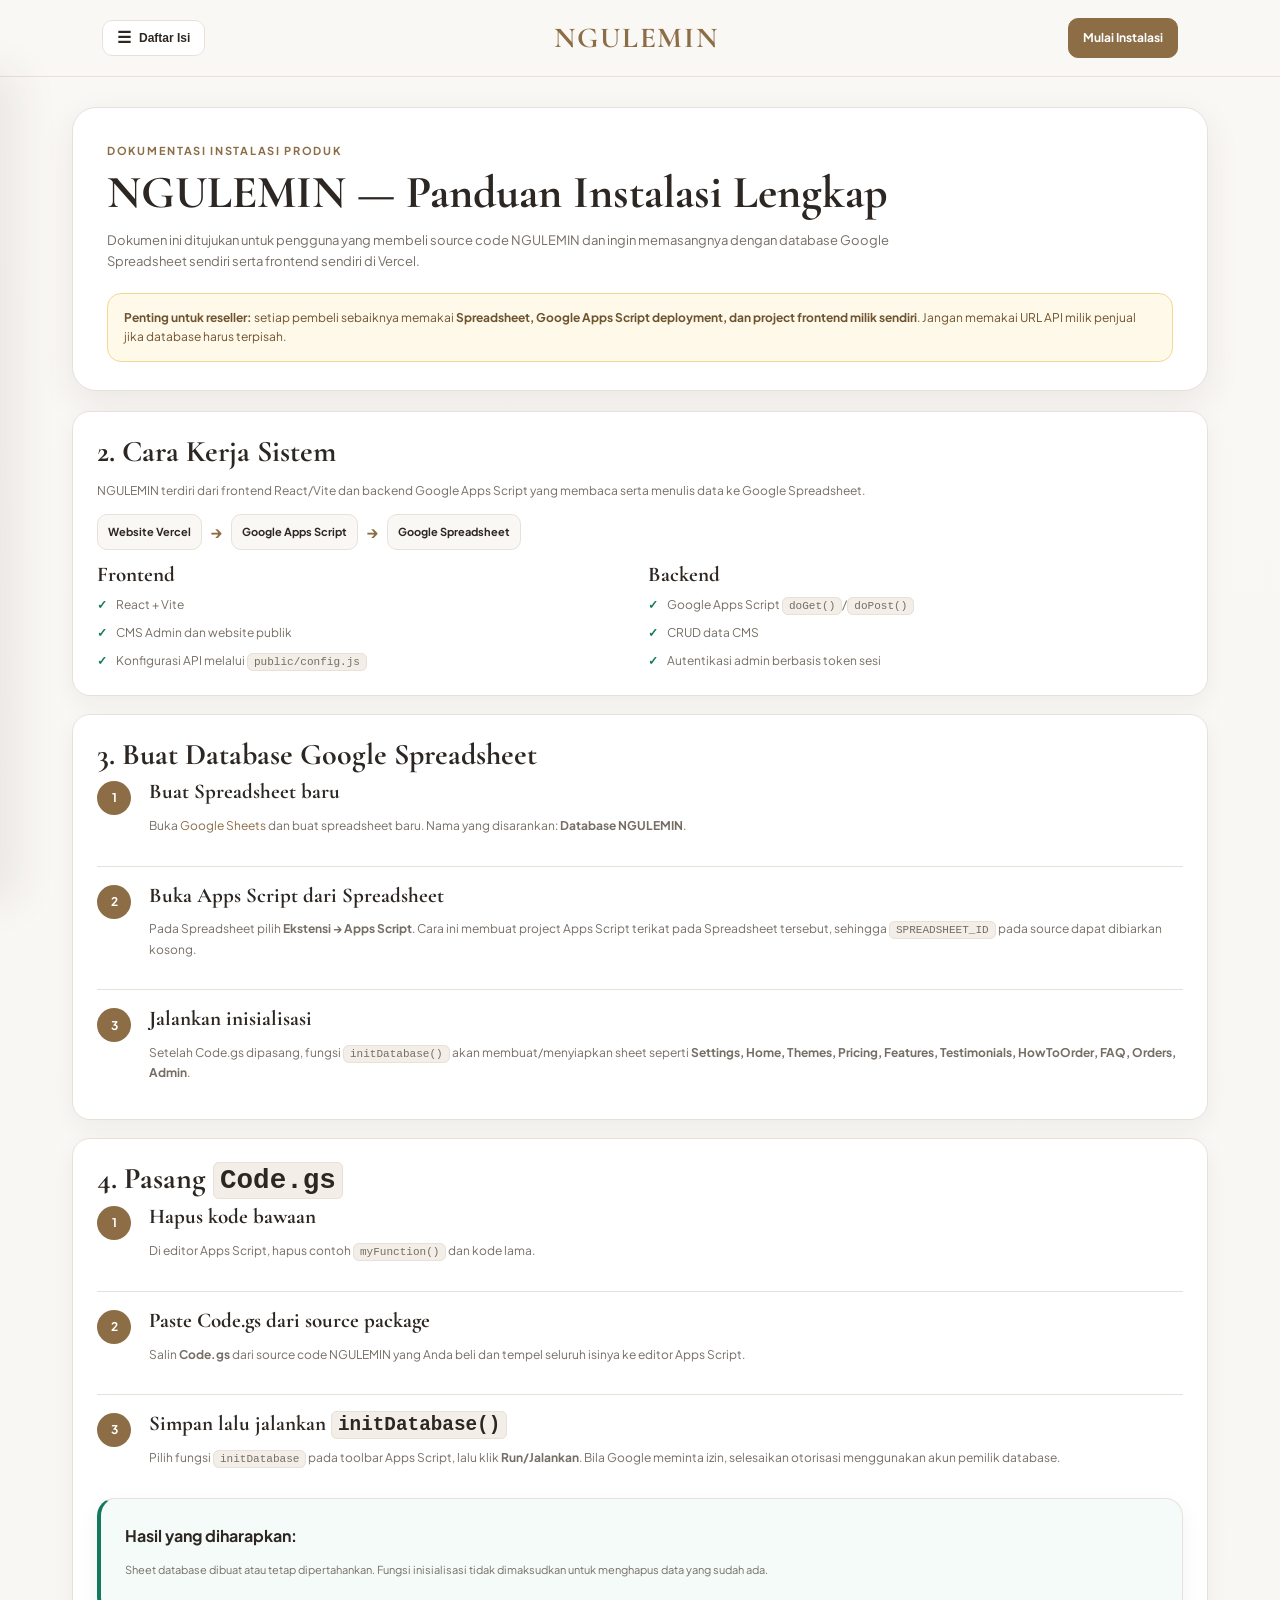
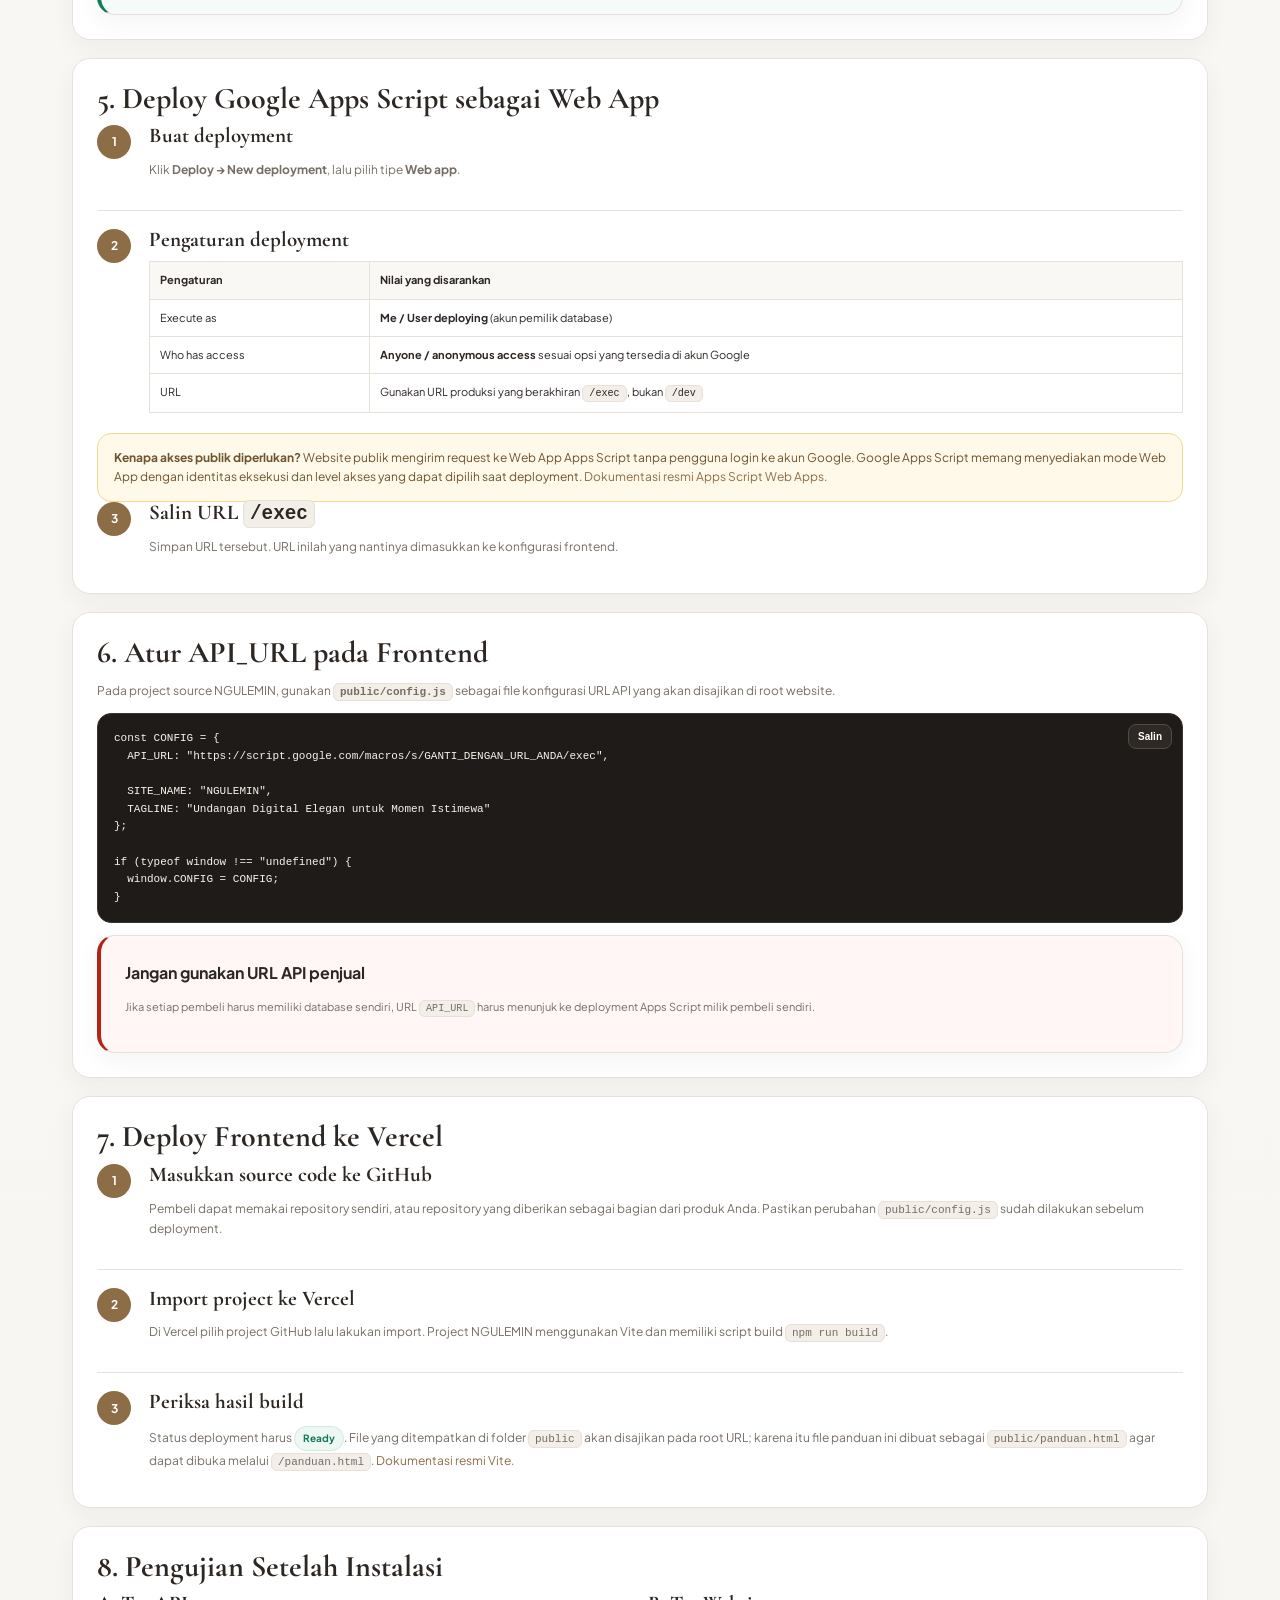
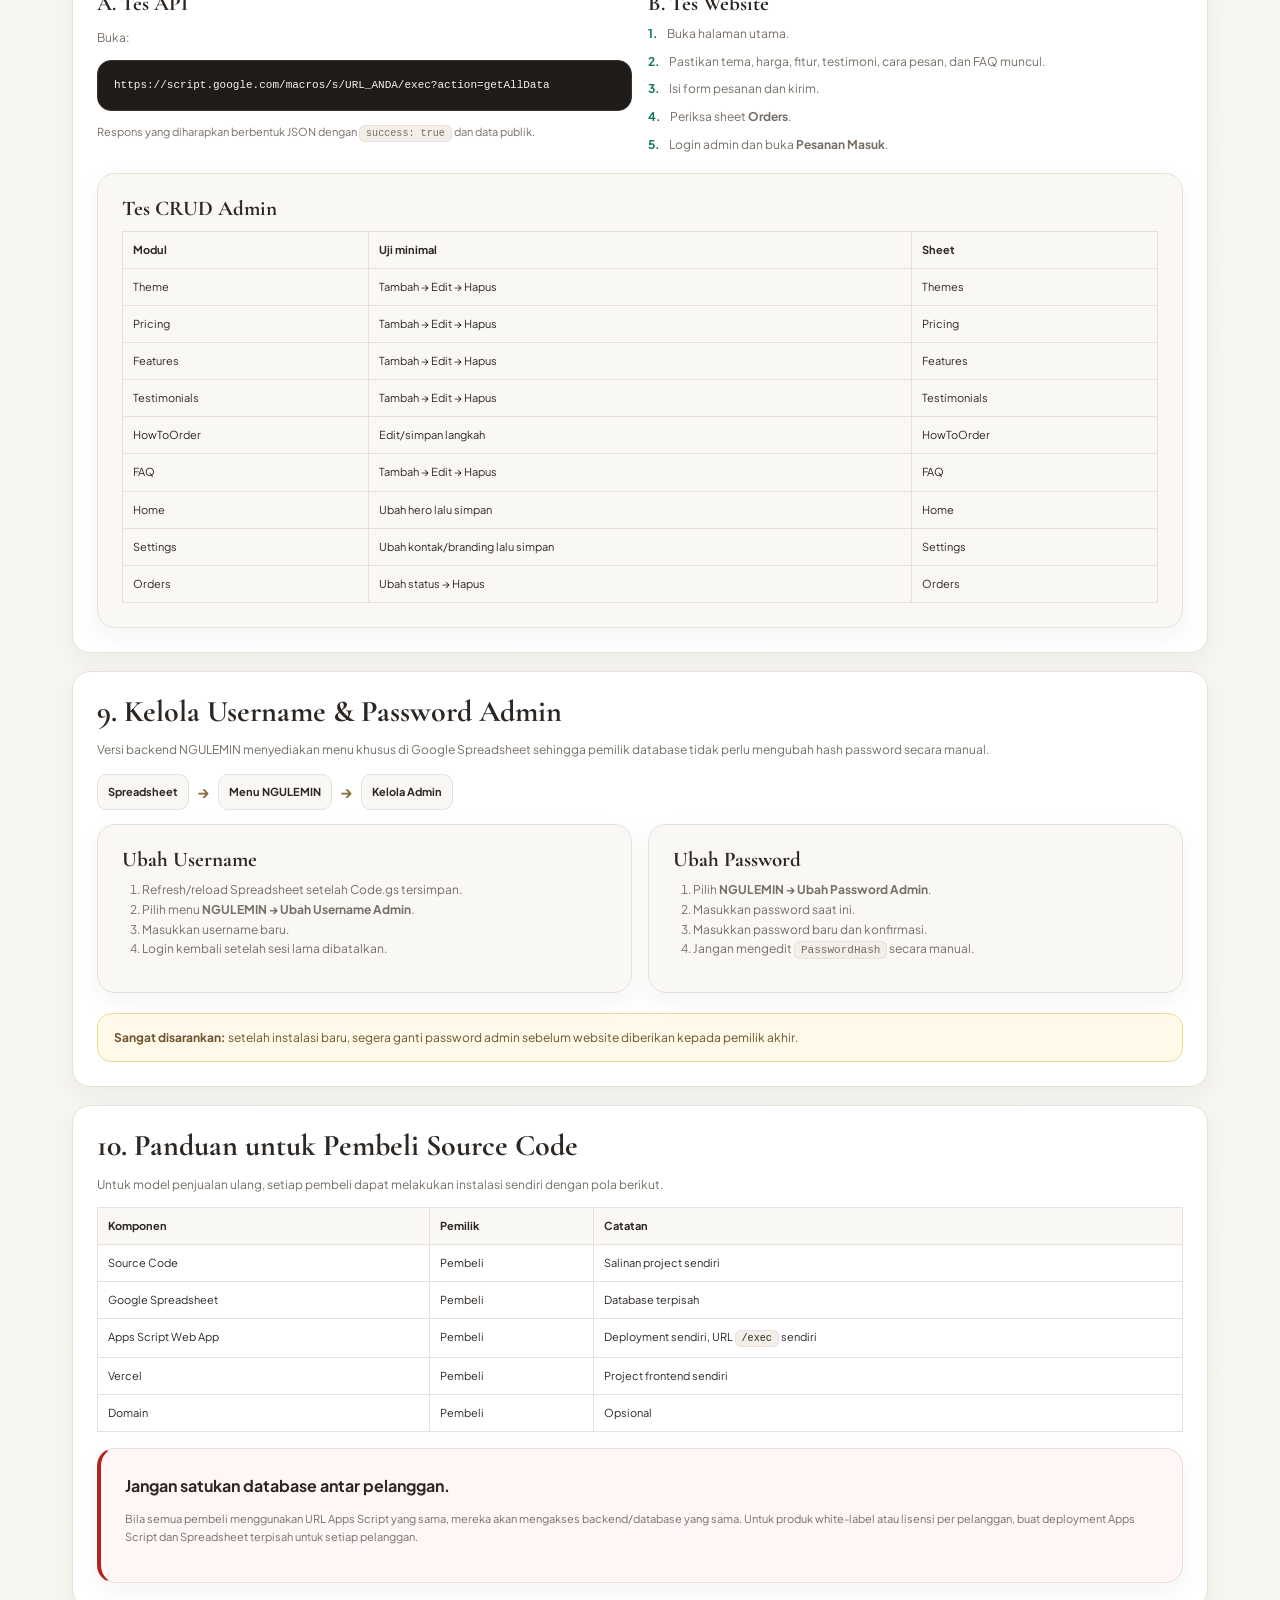
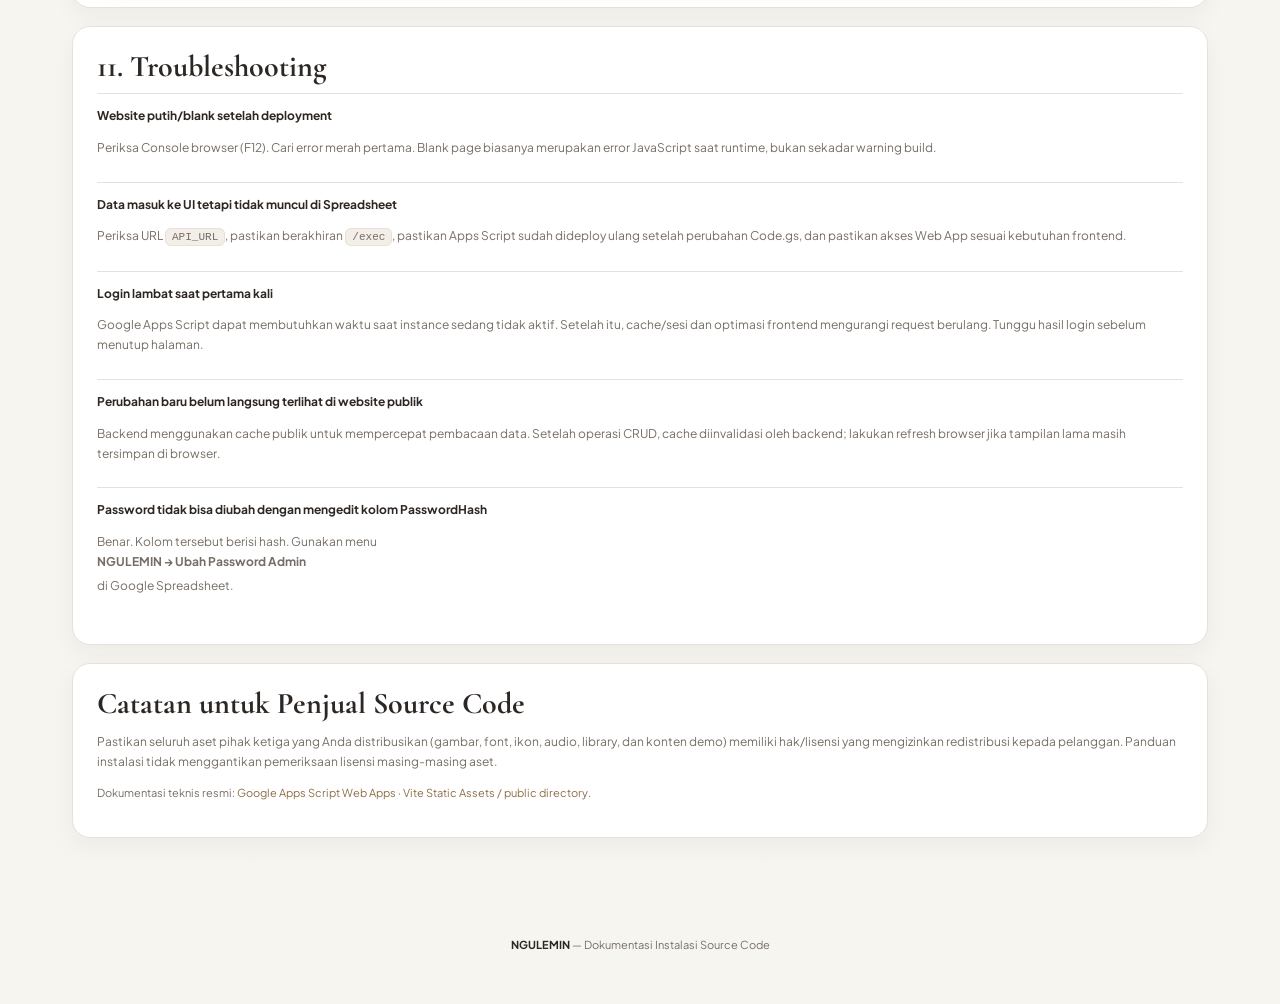
<file: public/panduan.html>
<!doctype html>
<html lang="id">
<head>
  <meta charset="UTF-8">
  <meta name="viewport" content="width=device-width, initial-scale=1.0">
  <title>Panduan Instalasi NGULEMIN — Undangan Digital & CMS</title>
  <meta name="description" content="Panduan instalasi lengkap source code NGULEMIN dengan Google Spreadsheet, Google Apps Script, dan Vercel.">
  <meta name="robots" content="index,follow">
  <link rel="preconnect" href="https://fonts.googleapis.com">
  <link rel="preconnect" href="https://fonts.gstatic.com" crossorigin>
  <link href="https://fonts.googleapis.com/css2?family=Cormorant+Garamond:wght@600;700&family=Plus+Jakarta+Sans:wght@400;500;600;700&display=swap" rel="stylesheet">
  <style>
    :root{
      --bg:#F7F5F0;
      --surface:#FFFFFF;
      --surface-alt:#FAF8F5;
      --text:#2D2723;
      --muted:#766E65;
      --primary:#8C6D46;
      --primary-dark:#735735;
      --gold:#D4AF37;
      --border:#E8E1D9;
      --success:#13795B;
      --warning:#9A6400;
      --danger:#B42318;
      --shadow:0 12px 35px rgba(45,39,35,.08);
      --radius:18px;
      --serif:"Cormorant Garamond", Georgia, serif;
      --sans:"Plus Jakarta Sans", Arial, sans-serif;
    }
    *{box-sizing:border-box}
    html{scroll-behavior:smooth}
    body{margin:0;background:linear-gradient(180deg,#FAF8F5 0%,var(--bg) 100%);color:var(--text);font-family:var(--sans);line-height:1.65}
    a{color:var(--primary);text-decoration:none}
    a:hover{text-decoration:underline}
    code,kbd{font-family:ui-monospace,SFMono-Regular,Consolas,"Liberation Mono",monospace}
    code{background:#F3EEE7;border:1px solid var(--border);padding:2px 6px;border-radius:6px;font-size:.92em}
    .topbar{position:sticky;top:0;z-index:50;background:rgba(250,248,245,.94);backdrop-filter:blur(12px);border-bottom:1px solid var(--border)}
    .topbar-inner{max-width:1120px;margin:auto;padding:14px 22px;display:flex;align-items:center;justify-content:space-between;gap:18px}
    .brand{font-family:var(--serif);font-weight:700;font-size:29px;letter-spacing:1.8px;color:var(--primary)}
    .top-actions{display:flex;gap:10px;flex-wrap:wrap}
    .btn{display:inline-flex;align-items:center;justify-content:center;padding:9px 14px;border-radius:10px;border:1px solid var(--border);font-size:12px;font-weight:700;cursor:pointer;text-decoration:none!important;background:#fff;color:var(--text)}
    .btn-primary{background:var(--primary);border-color:var(--primary);color:#fff}
    .btn-primary:hover{background:var(--primary-dark)}
    .btn-gold{background:#F7F0DF;border-color:#E7D7B4;color:#6E532F}
    .btn-contact{background:#1D8A62;border-color:#1D8A62;color:#fff}
    .btn-contact:hover{background:#176E50;border-color:#176E50;text-decoration:none}
    .layout{max-width:1180px;margin:0 auto;padding:30px 22px 80px;display:grid;grid-template-columns:minmax(0,1fr);gap:26px;position:relative}
    .toc{position:fixed;left:0;top:72px;bottom:0;width:282px;background:rgba(255,255,255,.97);border-right:1px solid var(--border);box-shadow:18px 0 40px rgba(45,39,35,.08);padding:18px 14px 24px;transform:translateX(-100%);transition:transform .28s ease,box-shadow .28s ease;z-index:90;overflow-y:auto}
    .toc.open{transform:translateX(0);box-shadow:18px 0 40px rgba(45,39,35,.12)}
    .toc-inner{min-height:100%;display:flex;flex-direction:column}
    .toc-head{display:flex;align-items:center;justify-content:space-between;gap:10px;padding:4px 6px 12px;border-bottom:1px solid var(--border);margin-bottom:10px}
    .toc-title{font-size:11px;text-transform:uppercase;letter-spacing:1.5px;font-weight:700;color:var(--primary);margin:0}
    .toc-close{width:34px;height:34px;border:1px solid var(--border);background:#fff;border-radius:9px;color:var(--muted);cursor:pointer;font-size:18px;line-height:1;display:inline-flex;align-items:center;justify-content:center}
    .toc-close:hover{background:var(--surface-alt);color:var(--text)}
    .toc a{display:block;padding:9px 10px;border-radius:9px;font-size:12px;color:var(--muted);transition:.18s ease}
    .toc a:hover{background:var(--surface-alt);color:var(--text);text-decoration:none;transform:translateX(2px)}
    .toc a.active{background:#F6EFE4;color:var(--primary);font-weight:700}
    .toc-note{margin-top:auto;padding:12px 10px 0;color:var(--muted);font-size:10px;border-top:1px solid var(--border);line-height:1.55}

    .toc-contact{display:none;color:#FFFFFF!important;background:#25D366!important;border:1px solid #25D366!important;text-decoration:none}
  
      .toc-contact-separator{display:block;order:2;margin:14px 0 10px;background:#CFC6BC}
      .toc-contact{display:flex!important;order:3;width:100%;min-height:44px;box-sizing:border-box;padding:12px 14px;margin:0;align-items:center;justify-content:center;text-align:center;gap:0;background:#25D366!important;border:1px solid #25D366!important;border-radius:9px;color:#FFFFFF!important;font-size:12px;line-height:1.35;font-weight:700;text-decoration:none;white-space:nowrap;flex:0 0 auto}
      .toc-contact span{color:#FFFFFF!important;-webkit-text-fill-color:#FFFFFF!important}
      .toc-contact:hover,.toc-contact:focus{background:#25D366!important;border-color:#25D366!important;color:#FFFFFF!important;text-decoration:none}
      .toc-note{order:4;flex:0 0 auto;margin-top:10px;padding-top:10px}
  .toc-contact-separator{display:none;width:100%;height:1px;background:#D9D2CA;margin:12px 0 12px}

    .toc-backdrop{display:none!important}
    .toc-backdrop.show{display:none!important}
    .page-main{min-width:0}
    .layout.sidebar-open .page-main{padding-left:300px}
    .menu-toggle{display:inline-flex;align-items:center;gap:8px}
    .menu-icon{font-size:16px;line-height:1}
    .hero{background:var(--surface);border:1px solid var(--border);border-radius:24px;padding:34px 34px 28px;box-shadow:var(--shadow);margin-bottom:20px}
    .eyebrow{font-size:11px;letter-spacing:1.7px;text-transform:uppercase;color:var(--primary);font-weight:700}
    h1,h2,h3{font-family:var(--serif);line-height:1.08;margin:0;color:var(--text)}
    h1{font-size:46px;margin-top:8px}
    h2{font-size:30px;margin-bottom:10px}
    h3{font-size:21px;margin-bottom:8px}
    .hero p{color:var(--muted);font-size:13px;max-width:820px;margin:12px 0 0}
    .notice{margin-top:20px;background:#FFF9E9;border:1px solid #F1D992;border-radius:14px;padding:14px 16px;color:#6E532F;font-size:12px}
    .grid-two{display:grid;grid-template-columns:repeat(2,minmax(0,1fr));gap:16px}
    .card{background:var(--surface);border:1px solid var(--border);border-radius:18px;padding:24px;box-shadow:0 8px 24px rgba(45,39,35,.05);margin-bottom:18px}
    .step{display:grid;grid-template-columns:38px 1fr;gap:14px;align-items:start}
    .step+.step{margin-top:18px;padding-top:18px;border-top:1px solid var(--border)}
    .num{width:34px;height:34px;border-radius:50%;background:var(--primary);color:#fff;display:flex;align-items:center;justify-content:center;font-weight:700;font-size:12px}
    .step p,.card p,.card li{font-size:12px;color:var(--muted)}
    .card ul,.card ol{padding-left:20px;margin:8px 0}
    .checklist{display:grid;gap:8px}
    .check{display:flex;gap:9px;align-items:flex-start;font-size:12px;color:var(--muted)}
    .check b{color:var(--success)}
    .codebox{position:relative;background:#1E1B18;border:1px solid #3A342F;color:#F9F4EC;border-radius:14px;padding:16px;overflow:auto;margin:12px 0}
    .codebox pre{margin:0;font-size:11px;line-height:1.6;white-space:pre-wrap;word-break:break-word}
    .copy-btn{position:absolute;right:10px;top:10px;background:#2E2925;border:1px solid #534A42;color:#fff;border-radius:8px;padding:6px 9px;font-size:10px;font-weight:700;cursor:pointer}
    .table{width:100%;border-collapse:collapse;font-size:11px;margin-top:10px}
    .table th,.table td{border:1px solid var(--border);padding:9px 10px;text-align:left;vertical-align:top}
    .table th{background:var(--surface-alt);color:var(--text)}
    .pill{display:inline-block;padding:3px 8px;border-radius:999px;font-size:10px;font-weight:700;background:#EEF7F3;color:var(--success);border:1px solid #CFEAE1}
    .pill-warn{background:#FFF4D6;color:var(--warning);border-color:#F0DEA2}
    .flow{display:flex;align-items:center;gap:8px;flex-wrap:wrap;margin:14px 0}
    .flow span{background:var(--surface-alt);border:1px solid var(--border);padding:8px 10px;border-radius:10px;font-size:11px;font-weight:700}
    .arrow{color:var(--primary);font-weight:700}
    .faq{border-top:1px solid var(--border);padding:12px 0}
    .faq:first-child{border-top:0}
    .faq strong{font-size:12px;display:block;margin-bottom:4px}
    .small{font-size:11px!important}
    .footer{max-width:1120px;margin:0 auto;padding:0 22px 50px;text-align:center;color:var(--muted);font-size:11px}
    .footer strong{color:var(--text)}
    .danger{border-left:4px solid var(--danger);background:#FFF6F5}
    .success{border-left:4px solid var(--success);background:#F4FBF8}
    .anchor{scroll-margin-top:90px}
    @media (max-width:900px){
      .layout{padding:22px 16px 70px}
      .layout.sidebar-open .page-main{padding-left:0}
      .grid-two{grid-template-columns:1fr}
      h1{font-size:38px}
      .toc{top:64px;width:min(86vw,320px)}
    }
    @media (max-width:640px){
      .topbar{position:sticky}
      .topbar-inner{padding:10px 12px;gap:10px}
      .layout{padding:16px 12px 56px}
      .hero{padding:24px 18px}
      .card{padding:18px}
      .brand{font-size:24px}
      .top-actions{gap:7px}
      .top-actions .btn{padding:8px 10px;font-size:11px}
      .menu-toggle .menu-label{display:inline}
      .menu-toggle{padding:8px 10px}
      .toc{position:fixed;left:12px;right:12px;top:58px;bottom:auto;width:auto;max-height:0;padding:0 12px;border:1px solid var(--border);border-radius:14px;box-shadow:0 16px 34px rgba(45,39,35,.12);overflow:hidden;opacity:0;visibility:hidden;transform:translateY(-8px);transition:max-height .24s ease,opacity .2s ease,transform .2s ease,visibility .2s ease;z-index:100;background:#fff}
      .toc.open{max-height:calc(100vh - 74px);padding:12px;opacity:1;visibility:visible;transform:translateY(0);box-shadow:0 18px 38px rgba(45,39,35,.14)}
      .toc-inner{min-height:0;max-height:calc(100vh - 104px);overflow-y:auto;display:flex;flex-direction:column}
      .toc-head{position:sticky;top:0;background:#fff;padding:2px 0 10px;margin-bottom:8px;z-index:1}
      .toc a{padding:10px 10px;font-size:12px}
      .toc-note{margin-top:10px;padding-top:10px}
    }
</style>
</head>
<body>
  <header class="topbar">
    <div class="topbar-inner">
      <button class="btn menu-toggle" id="toc-toggle" type="button" aria-controls="toc-panel" aria-expanded="false">
        <span class="menu-icon" aria-hidden="true">☰</span>
        <span class="menu-label">Daftar Isi</span>
      </button>
      <a href="/" class="brand">NGULEMIN</a>
      <div class="top-actions">
        <a class="btn btn-primary" href="#mulai">Mulai Instalasi</a>
      </div>
    </div>
  </header>

  <div class="toc-backdrop" id="toc-backdrop"></div>

  <div class="layout" id="page-layout">
    <aside class="toc" id="toc-panel" aria-label="Daftar isi" aria-hidden="true">
      <div class="toc-inner">
        <div class="toc-head">
          <div class="toc-title">Daftar Isi</div>
          <button class="toc-close" id="toc-close" type="button" aria-label="Tutup daftar isi">×</button>
        </div>
        <a href="#mulai">1. Sebelum Memulai</a>
        <a href="#arsitektur">2. Cara Kerja</a>
        <a href="#spreadsheet">3. Buat Database</a>
        <a href="#appscript">4. Pasang Code.gs</a>
        <a href="#deployscript">5. Deploy Web App</a>
        <a href="#frontend">6. Atur API_URL</a>
        <a href="#vercel">7. Deploy Frontend</a>
        <a href="#uji">8. Pengujian</a>
        <a href="#admin">9. Kelola Admin</a>
        <a href="#resale">10. Untuk Pembeli</a>
        <a href="#masalah">11. Troubleshooting</a>
        <div class="toc-contact-separator" aria-hidden="true"></div>
        <a href="https://wa.me/6285155284564?text=Halo%20Admin%20NGULEMIN%2C%20saya%20ingin%20dipandu%20cara%20instalasi%20website.%20Saya%20sedang%20mengikuti%20panduan%20instalasi%20dan%20membutuhkan%20bantuan."
           class="toc-contact btn btn-contact"
           target="_blank"
           rel="noreferrer"
           aria-label="Hubungi Admin melalui WhatsApp">
          <span>Hubungi Admin</span>
        </a>
        <div class="toc-note">Gunakan <strong>Daftar Isi</strong> untuk berpindah cepat antar bagian panduan.</div>
      
      </div>
    </aside>

    <main class="page-main">
      <section class="hero anchor" id="mulai">
        <div class="eyebrow">Dokumentasi Instalasi Produk</div>
        <h1>NGULEMIN — Panduan Instalasi Lengkap</h1>
        <p>Dokumen ini ditujukan untuk pengguna yang membeli source code NGULEMIN dan ingin memasangnya dengan database Google Spreadsheet sendiri serta frontend sendiri di Vercel.</p>
        <div class="notice"><strong>Penting untuk reseller:</strong> setiap pembeli sebaiknya memakai <strong>Spreadsheet, Google Apps Script deployment, dan project frontend milik sendiri</strong>. Jangan memakai URL API milik penjual jika database harus terpisah.</div>
      </section>

      <section class="card anchor" id="arsitektur">
        <h2>2. Cara Kerja Sistem</h2>
        <p>NGULEMIN terdiri dari frontend React/Vite dan backend Google Apps Script yang membaca serta menulis data ke Google Spreadsheet.</p>
        <div class="flow">
          <span>Website Vercel</span><i class="arrow">→</i><span>Google Apps Script</span><i class="arrow">→</i><span>Google Spreadsheet</span>
        </div>
        <div class="grid-two">
          <div>
            <h3>Frontend</h3>
            <div class="checklist">
              <div class="check"><b>✓</b><span>React + Vite</span></div>
              <div class="check"><b>✓</b><span>CMS Admin dan website publik</span></div>
              <div class="check"><b>✓</b><span>Konfigurasi API melalui <code>public/config.js</code></span></div>
            </div>
          </div>
          <div>
            <h3>Backend</h3>
            <div class="checklist">
              <div class="check"><b>✓</b><span>Google Apps Script <code>doGet()</code>/<code>doPost()</code></span></div>
              <div class="check"><b>✓</b><span>CRUD data CMS</span></div>
              <div class="check"><b>✓</b><span>Autentikasi admin berbasis token sesi</span></div>
            </div>
          </div>
        </div>
      </section>

      <section class="card anchor" id="spreadsheet">
        <h2>3. Buat Database Google Spreadsheet</h2>
        <div class="step">
          <div class="num">1</div>
          <div>
            <h3>Buat Spreadsheet baru</h3>
            <p>Buka <a href="https://sheets.new" target="_blank" rel="noreferrer">Google Sheets</a> dan buat spreadsheet baru. Nama yang disarankan: <strong>Database NGULEMIN</strong>.</p>
          </div>
        </div>
        <div class="step">
          <div class="num">2</div>
          <div>
            <h3>Buka Apps Script dari Spreadsheet</h3>
            <p>Pada Spreadsheet pilih <strong>Ekstensi → Apps Script</strong>. Cara ini membuat project Apps Script terikat pada Spreadsheet tersebut, sehingga <code>SPREADSHEET_ID</code> pada source dapat dibiarkan kosong.</p>
          </div>
        </div>
        <div class="step">
          <div class="num">3</div>
          <div>
            <h3>Jalankan inisialisasi</h3>
            <p>Setelah Code.gs dipasang, fungsi <code>initDatabase()</code> akan membuat/menyiapkan sheet seperti <strong>Settings, Home, Themes, Pricing, Features, Testimonials, HowToOrder, FAQ, Orders, Admin</strong>.</p>
          </div>
        </div>
      </section>

      <section class="card anchor" id="appscript">
        <h2>4. Pasang <code>Code.gs</code></h2>
        <div class="step">
          <div class="num">1</div>
          <div>
            <h3>Hapus kode bawaan</h3>
            <p>Di editor Apps Script, hapus contoh <code>myFunction()</code> dan kode lama.</p>
          </div>
        </div>
        <div class="step">
          <div class="num">2</div>
          <div>
            <h3>Paste Code.gs dari source package</h3>
            <p>Salin <strong>Code.gs</strong> dari source code NGULEMIN yang Anda beli dan tempel seluruh isinya ke editor Apps Script.</p>
          </div>
        </div>
        <div class="step">
          <div class="num">3</div>
          <div>
            <h3>Simpan lalu jalankan <code>initDatabase()</code></h3>
            <p>Pilih fungsi <code>initDatabase</code> pada toolbar Apps Script, lalu klik <strong>Run/Jalankan</strong>. Bila Google meminta izin, selesaikan otorisasi menggunakan akun pemilik database.</p>
          </div>
        </div>
        <div class="card success" style="margin-top:18px;margin-bottom:0">
          <strong>Hasil yang diharapkan:</strong>
          <p class="small">Sheet database dibuat atau tetap dipertahankan. Fungsi inisialisasi tidak dimaksudkan untuk menghapus data yang sudah ada.</p>
        </div>
      </section>

      <section class="card anchor" id="deployscript">
        <h2>5. Deploy Google Apps Script sebagai Web App</h2>
        <div class="step">
          <div class="num">1</div>
          <div>
            <h3>Buat deployment</h3>
            <p>Klik <strong>Deploy → New deployment</strong>, lalu pilih tipe <strong>Web app</strong>.</p>
          </div>
        </div>
        <div class="step">
          <div class="num">2</div>
          <div>
            <h3>Pengaturan deployment</h3>
            <table class="table">
              <thead><tr><th>Pengaturan</th><th>Nilai yang disarankan</th></tr></thead>
              <tbody>
                <tr><td>Execute as</td><td><strong>Me / User deploying</strong> (akun pemilik database)</td></tr>
                <tr><td>Who has access</td><td><strong>Anyone / anonymous access</strong> sesuai opsi yang tersedia di akun Google</td></tr>
                <tr><td>URL</td><td>Gunakan URL produksi yang berakhiran <code>/exec</code>, bukan <code>/dev</code></td></tr>
              </tbody>
            </table>
          </div>
        </div>
        <div class="notice"><strong>Kenapa akses publik diperlukan?</strong> Website publik mengirim request ke Web App Apps Script tanpa pengguna login ke akun Google. Google Apps Script memang menyediakan mode Web App dengan identitas eksekusi dan level akses yang dapat dipilih saat deployment. <a href="https://developers.google.com/apps-script/guides/web" target="_blank" rel="noreferrer">Dokumentasi resmi Apps Script Web Apps</a>.</div>
        <div class="step">
          <div class="num">3</div>
          <div>
            <h3>Salin URL <code>/exec</code></h3>
            <p>Simpan URL tersebut. URL inilah yang nantinya dimasukkan ke konfigurasi frontend.</p>
          </div>
        </div>
      </section>

      <section class="card anchor" id="frontend">
        <h2>6. Atur API_URL pada Frontend</h2>
        <p>Pada project source NGULEMIN, gunakan <strong><code>public/config.js</code></strong> sebagai file konfigurasi URL API yang akan disajikan di root website.</p>
        <div class="codebox">
          <button class="copy-btn" onclick="copyCode('config-snippet', this)">Salin</button>
          <pre id="config-snippet">const CONFIG = {
  API_URL: "https://script.google.com/macros/s/GANTI_DENGAN_URL_ANDA/exec",

  SITE_NAME: "NGULEMIN",
  TAGLINE: "Undangan Digital Elegan untuk Momen Istimewa"
};

if (typeof window !== "undefined") {
  window.CONFIG = CONFIG;
}</pre>
        </div>
        <div class="danger card" style="margin-bottom:0">
          <strong>Jangan gunakan URL API penjual</strong>
          <p class="small">Jika setiap pembeli harus memiliki database sendiri, URL <code>API_URL</code> harus menunjuk ke deployment Apps Script milik pembeli sendiri.</p>
        </div>
      </section>

      <section class="card anchor" id="vercel">
        <h2>7. Deploy Frontend ke Vercel</h2>
        <div class="step">
          <div class="num">1</div>
          <div>
            <h3>Masukkan source code ke GitHub</h3>
            <p>Pembeli dapat memakai repository sendiri, atau repository yang diberikan sebagai bagian dari produk Anda. Pastikan perubahan <code>public/config.js</code> sudah dilakukan sebelum deployment.</p>
          </div>
        </div>
        <div class="step">
          <div class="num">2</div>
          <div>
            <h3>Import project ke Vercel</h3>
            <p>Di Vercel pilih project GitHub lalu lakukan import. Project NGULEMIN menggunakan Vite dan memiliki script build <code>npm run build</code>.</p>
          </div>
        </div>
        <div class="step">
          <div class="num">3</div>
          <div>
            <h3>Periksa hasil build</h3>
            <p>Status deployment harus <span class="pill">Ready</span>. File yang ditempatkan di folder <code>public</code> akan disajikan pada root URL; karena itu file panduan ini dibuat sebagai <code>public/panduan.html</code> agar dapat dibuka melalui <code>/panduan.html</code>. <a href="https://vite.dev/guide/assets" target="_blank" rel="noreferrer">Dokumentasi resmi Vite</a>.</p>
          </div>
        </div>
      </section>

      <section class="card anchor" id="uji">
        <h2>8. Pengujian Setelah Instalasi</h2>
        <div class="grid-two">
          <div>
            <h3>A. Tes API</h3>
            <p>Buka:</p>
            <div class="codebox"><pre>https://script.google.com/macros/s/URL_ANDA/exec?action=getAllData</pre></div>
            <p class="small">Respons yang diharapkan berbentuk JSON dengan <code>success: true</code> dan data publik.</p>
          </div>
          <div>
            <h3>B. Tes Website</h3>
            <div class="checklist">
              <div class="check"><b>1.</b><span>Buka halaman utama.</span></div>
              <div class="check"><b>2.</b><span>Pastikan tema, harga, fitur, testimoni, cara pesan, dan FAQ muncul.</span></div>
              <div class="check"><b>3.</b><span>Isi form pesanan dan kirim.</span></div>
              <div class="check"><b>4.</b><span>Periksa sheet <strong>Orders</strong>.</span></div>
              <div class="check"><b>5.</b><span>Login admin dan buka <strong>Pesanan Masuk</strong>.</span></div>
            </div>
          </div>
        </div>
        <div class="card" style="margin-top:18px;margin-bottom:0;background:var(--surface-alt)">
          <h3>Tes CRUD Admin</h3>
          <table class="table">
            <thead><tr><th>Modul</th><th>Uji minimal</th><th>Sheet</th></tr></thead>
            <tbody>
              <tr><td>Theme</td><td>Tambah → Edit → Hapus</td><td>Themes</td></tr>
              <tr><td>Pricing</td><td>Tambah → Edit → Hapus</td><td>Pricing</td></tr>
              <tr><td>Features</td><td>Tambah → Edit → Hapus</td><td>Features</td></tr>
              <tr><td>Testimonials</td><td>Tambah → Edit → Hapus</td><td>Testimonials</td></tr>
              <tr><td>HowToOrder</td><td>Edit/simpan langkah</td><td>HowToOrder</td></tr>
              <tr><td>FAQ</td><td>Tambah → Edit → Hapus</td><td>FAQ</td></tr>
              <tr><td>Home</td><td>Ubah hero lalu simpan</td><td>Home</td></tr>
              <tr><td>Settings</td><td>Ubah kontak/branding lalu simpan</td><td>Settings</td></tr>
              <tr><td>Orders</td><td>Ubah status → Hapus</td><td>Orders</td></tr>
            </tbody>
          </table>
        </div>
      </section>

      <section class="card anchor" id="admin">
        <h2>9. Kelola Username & Password Admin</h2>
        <p>Versi backend NGULEMIN menyediakan menu khusus di Google Spreadsheet sehingga pemilik database tidak perlu mengubah hash password secara manual.</p>
        <div class="flow">
          <span>Spreadsheet</span><i class="arrow">→</i><span>Menu NGULEMIN</span><i class="arrow">→</i><span>Kelola Admin</span>
        </div>
        <div class="grid-two">
          <div class="card" style="margin:0;background:var(--surface-alt)">
            <h3>Ubah Username</h3>
            <ol>
              <li>Refresh/reload Spreadsheet setelah Code.gs tersimpan.</li>
              <li>Pilih menu <strong>NGULEMIN → Ubah Username Admin</strong>.</li>
              <li>Masukkan username baru.</li>
              <li>Login kembali setelah sesi lama dibatalkan.</li>
            </ol>
          </div>
          <div class="card" style="margin:0;background:var(--surface-alt)">
            <h3>Ubah Password</h3>
            <ol>
              <li>Pilih <strong>NGULEMIN → Ubah Password Admin</strong>.</li>
              <li>Masukkan password saat ini.</li>
              <li>Masukkan password baru dan konfirmasi.</li>
              <li>Jangan mengedit <code>PasswordHash</code> secara manual.</li>
            </ol>
          </div>
        </div>
        <div class="notice"><strong>Sangat disarankan:</strong> setelah instalasi baru, segera ganti password admin sebelum website diberikan kepada pemilik akhir.</div>
      </section>

      <section class="card anchor" id="resale">
        <h2>10. Panduan untuk Pembeli Source Code</h2>
        <p>Untuk model penjualan ulang, setiap pembeli dapat melakukan instalasi sendiri dengan pola berikut.</p>
        <table class="table">
          <thead><tr><th>Komponen</th><th>Pemilik</th><th>Catatan</th></tr></thead>
          <tbody>
            <tr><td>Source Code</td><td>Pembeli</td><td>Salinan project sendiri</td></tr>
            <tr><td>Google Spreadsheet</td><td>Pembeli</td><td>Database terpisah</td></tr>
            <tr><td>Apps Script Web App</td><td>Pembeli</td><td>Deployment sendiri, URL <code>/exec</code> sendiri</td></tr>
            <tr><td>Vercel</td><td>Pembeli</td><td>Project frontend sendiri</td></tr>
            <tr><td>Domain</td><td>Pembeli</td><td>Opsional</td></tr>
          </tbody>
        </table>
        <div class="card danger" style="margin-top:16px;margin-bottom:0">
          <strong>Jangan satukan database antar pelanggan.</strong>
          <p class="small">Bila semua pembeli menggunakan URL Apps Script yang sama, mereka akan mengakses backend/database yang sama. Untuk produk white-label atau lisensi per pelanggan, buat deployment Apps Script dan Spreadsheet terpisah untuk setiap pelanggan.</p>
        </div>
      </section>

      <section class="card anchor" id="masalah">
        <h2>11. Troubleshooting</h2>
        <div class="faq">
          <strong>Website putih/blank setelah deployment</strong>
          <p>Periksa Console browser (F12). Cari error merah pertama. Blank page biasanya merupakan error JavaScript saat runtime, bukan sekadar warning build.</p>
        </div>
        <div class="faq">
          <strong>Data masuk ke UI tetapi tidak muncul di Spreadsheet</strong>
          <p>Periksa URL <code>API_URL</code>, pastikan berakhiran <code>/exec</code>, pastikan Apps Script sudah dideploy ulang setelah perubahan Code.gs, dan pastikan akses Web App sesuai kebutuhan frontend.</p>
        </div>
        <div class="faq">
          <strong>Login lambat saat pertama kali</strong>
          <p>Google Apps Script dapat membutuhkan waktu saat instance sedang tidak aktif. Setelah itu, cache/sesi dan optimasi frontend mengurangi request berulang. Tunggu hasil login sebelum menutup halaman.</p>
        </div>
        <div class="faq">
          <strong>Perubahan baru belum langsung terlihat di website publik</strong>
          <p>Backend menggunakan cache publik untuk mempercepat pembacaan data. Setelah operasi CRUD, cache diinvalidasi oleh backend; lakukan refresh browser jika tampilan lama masih tersimpan di browser.</p>
        </div>
        <div class="faq">
          <strong>Password tidak bisa diubah dengan mengedit kolom PasswordHash</strong>
          <p>Benar. Kolom tersebut berisi hash. Gunakan menu <strong>NGULEMIN → Ubah Password Admin</strong> di Google Spreadsheet.</p>
        </div>
      </section>

      <section class="card">
        <h2>Catatan untuk Penjual Source Code</h2>
        <p>Pastikan seluruh aset pihak ketiga yang Anda distribusikan (gambar, font, ikon, audio, library, dan konten demo) memiliki hak/lisensi yang mengizinkan redistribusi kepada pelanggan. Panduan instalasi tidak menggantikan pemeriksaan lisensi masing-masing aset.</p>
        <p class="small">Dokumentasi teknis resmi: <a href="https://developers.google.com/apps-script/guides/web" target="_blank" rel="noreferrer">Google Apps Script Web Apps</a> · <a href="https://vite.dev/guide/assets" target="_blank" rel="noreferrer">Vite Static Assets / public directory</a>.</p>
      </section>
    </main>
  </div>

  <footer class="footer">
    <strong>NGULEMIN</strong> — Dokumentasi Instalasi Source Code
  </footer>

  <script>
    (function () {
      var layout = document.getElementById('page-layout');
      var toc = document.getElementById('toc-panel');
      var toggle = document.getElementById('toc-toggle');
      var closeBtn = document.getElementById('toc-close');
      var backdrop = document.getElementById('toc-backdrop');
      var links = toc ? toc.querySelectorAll('a[href^="#"]') : [];

      function openToc() {
        if (!layout || !toc || !toggle || !backdrop) return;
        toc.classList.add('open');
        backdrop.classList.add('show');
        toggle.setAttribute('aria-expanded', 'true');
        toc.setAttribute('aria-hidden', 'false');
        if (window.innerWidth > 900) layout.classList.add('sidebar-open');
      }

      function closeToc() {
        if (!layout || !toc || !toggle || !backdrop) return;
        toc.classList.remove('open');
        backdrop.classList.remove('show');
        toggle.setAttribute('aria-expanded', 'false');
        toc.setAttribute('aria-hidden', 'true');
        layout.classList.remove('sidebar-open');
      }

      if (toggle) toggle.addEventListener('click', function () {
        toc && toc.classList.contains('open') ? closeToc() : openToc();
      });
      if (closeBtn) closeBtn.addEventListener('click', closeToc);
      if (backdrop) backdrop.addEventListener('click', closeToc);
      document.addEventListener('keydown', function (event) {
        if (event.key === 'Escape') closeToc();
      });

      Array.prototype.forEach.call(links, function (link) {
        link.addEventListener('click', function () {
          Array.prototype.forEach.call(links, function (item) { item.classList.remove('active'); });
          link.classList.add('active');
          if (window.innerWidth <= 900) closeToc();
        });
      });

      var mobileContact = toc ? toc.querySelector('.toc-contact') : null;
      if (mobileContact) {
        mobileContact.addEventListener('click', function () {
          if (window.innerWidth <= 640) closeToc();
        });
      }

      var sections = document.querySelectorAll('.anchor[id]');
      if ('IntersectionObserver' in window) {
        var observer = new IntersectionObserver(function (entries) {
          entries.forEach(function (entry) {
            if (!entry.isIntersecting) return;
            var target = toc ? toc.querySelector('a[href="#' + entry.target.id + '"]') : null;
            if (!target) return;
            Array.prototype.forEach.call(links, function (item) { item.classList.remove('active'); });
            target.classList.add('active');
          });
        }, { rootMargin: '-18% 0px -68% 0px', threshold: 0 });
        Array.prototype.forEach.call(sections, function (section) { observer.observe(section); });
      }

      window.addEventListener('resize', function () {
        if (window.innerWidth <= 900) layout && layout.classList.remove('sidebar-open');
      });
    })();

    function copyCode(id, button) {
      var el = document.getElementById(id);
      if (!el) return;
      var text = el.innerText;
      navigator.clipboard.writeText(text).then(function() {
        var old = button.textContent;
        button.textContent = 'Tersalin';
        setTimeout(function(){ button.textContent = old; }, 1400);
      }).catch(function(){
        alert('Tidak dapat menyalin otomatis. Silakan salin teks secara manual.');
      });
    }
  </script>
</body>
</html>
</file>
<file: style.css>
/* =========================================================================
   NGULEMIN — Undangan Digital Elegan untuk Momen Istimewa
   Main Stylesheet (CSS Variables, Responsive Layout, Luxury Wedding Theme)
   ========================================================================= */

@import url('https://fonts.googleapis.com/css2?family=Cormorant+Garamond:ital,wght@0,400;0,500;0,600;0,700;1,400&family=Plus+Jakarta+Sans:wght@300;400;500;600;700&display=swap');

:root {
  /* Nuansa Warna Pernikahan Elegan Sesuai Permintaan */
  --primary-color: #8C6D46;      /* Bronze / Antique Gold */
  --primary-hover: #735735;
  --secondary-color: #B59A74;    /* Warm Champagne Gold */
  --accent-color: #D4AF37;       /* Luminous Gold */
  --background-color: #FAF8F5;   /* Ivory Linen */
  --surface-color: #FFFFFF;      /* Clean Pure White */
  --surface-alt: #F4EFEA;        /* Soft Warm Beige */
  --text-color: #2D2723;         /* Deep Rich Espresso */
  --muted-color: #766E65;        /* Refined Taupe */
  --border-color: #E8E1D9;       /* Fine Linen Border */
  --border-focus: #B59A74;
  --shadow-sm: 0 2px 8px rgba(45, 39, 35, 0.04);
  --shadow-md: 0 8px 24px rgba(45, 39, 35, 0.08);
  --shadow-lg: 0 16px 40px rgba(45, 39, 35, 0.12);
  --radius-sm: 8px;
  --radius-md: 14px;
  --radius-lg: 20px;
  --font-serif: 'Cormorant Garamond', Georgia, serif;
  --font-sans: 'Plus Jakarta Sans', system-ui, -apple-system, sans-serif;
  --transition: all 0.25s cubic-bezier(0.16, 1, 0.3, 1);
}

/* Reset & Dasar */
*, *::before, *::after {
  box-sizing: border-box;
  margin: 0;
  padding: 0;
}

html {
  scroll-behavior: smooth;
}

body {
  font-family: var(--font-sans);
  color: var(--text-color);
  background-color: var(--background-color);
  line-height: 1.6;
  -webkit-font-smoothing: antialiased;
  overflow-x: hidden;
}

img {
  max-width: 100%;
  height: auto;
  display: block;
}

a {
  color: inherit;
  text-decoration: none;
  transition: var(--transition);
}

button, input, select, textarea {
  font-family: inherit;
  font-size: inherit;
}

/* Typographic Classes */
.font-serif {
  font-family: var(--font-serif);
}

.text-gold {
  color: var(--primary-color);
}

/* Container */
.container {
  max-width: 1200px;
  margin-left: auto;
  margin-right: auto;
  padding-left: 20px;
  padding-right: 20px;
}

/* Section Header Universal */
.section-header {
  text-align: center;
  max-width: 680px;
  margin: 0 auto 50px auto;
}

.section-badge {
  display: inline-block;
  font-size: 12px;
  font-weight: 600;
  letter-spacing: 2px;
  text-transform: uppercase;
  color: var(--primary-color);
  margin-bottom: 12px;
}

.section-title {
  font-family: var(--font-serif);
  font-size: 38px;
  font-weight: 600;
  line-height: 1.25;
  color: var(--text-color);
  margin-bottom: 16px;
}

.section-desc {
  font-size: 16px;
  color: var(--muted-color);
  line-height: 1.6;
}

/* Buttons */
.btn {
  display: inline-flex;
  align-items: center;
  justify-content: center;
  gap: 8px;
  padding: 12px 26px;
  font-size: 14px;
  font-weight: 600;
  border-radius: var(--radius-md);
  border: 1px solid transparent;
  cursor: pointer;
  transition: var(--transition);
  text-align: center;
  white-space: nowrap;
}

.btn-primary {
  background-color: var(--primary-color);
  color: #FFFFFF;
}

.btn-primary:hover {
  background-color: var(--primary-hover);
  transform: translateY(-2px);
  box-shadow: 0 6px 18px rgba(140, 109, 70, 0.25);
}

.btn-secondary {
  background-color: transparent;
  border-color: var(--primary-color);
  color: var(--primary-color);
}

.btn-secondary:hover {
  background-color: rgba(140, 109, 70, 0.08);
  transform: translateY(-2px);
}

.btn-sm {
  padding: 8px 16px;
  font-size: 13px;
  border-radius: var(--radius-sm);
}

.btn-block {
  width: 100%;
}

/* =========================================================================
   NAVBAR (Sticky Desktop & Mobile Drawer)
   ========================================================================= */
.navbar {
  position: sticky;
  top: 0;
  z-index: 100;
  background-color: rgba(250, 248, 245, 0.94);
  backdrop-filter: blur(12px);
  -webkit-backdrop-filter: blur(12px);
  border-bottom: 1px solid var(--border-color);
  transition: var(--transition);
}

.navbar-container {
  display: flex;
  align-items: center;
  justify-content: space-between;
  height: 76px;
}

.nav-brand {
  display: flex;
  align-items: center;
  gap: 10px;
}

.brand-logo-text {
  font-family: var(--font-serif);
  font-size: 26px;
  font-weight: 700;
  letter-spacing: 1.5px;
  color: var(--primary-color);
}

.nav-menu {
  display: flex;
  align-items: center;
  gap: 28px;
  list-style: none;
}

.nav-link {
  font-size: 14px;
  font-weight: 500;
  color: var(--muted-color);
  position: relative;
  padding: 6px 0;
}

.nav-link:hover, .nav-link.active {
  color: var(--primary-color);
}

.nav-link::after {
  content: '';
  position: absolute;
  bottom: 0;
  left: 0;
  width: 0;
  height: 2px;
  background-color: var(--primary-color);
  transition: var(--transition);
}

.nav-link:hover::after, .nav-link.active::after {
  width: 100%;
}

.nav-actions {
  display: flex;
  align-items: center;
  gap: 14px;
}

.hamburger-btn {
  display: none;
  background: none;
  border: none;
  cursor: pointer;
  padding: 8px;
  color: var(--text-color);
}

/* Mobile Nav Drawer */
.mobile-nav {
  display: none;
  position: fixed;
  top: 76px;
  left: 0;
  right: 0;
  background-color: var(--surface-color);
  border-bottom: 1px solid var(--border-color);
  padding: 24px 20px;
  box-shadow: var(--shadow-md);
  z-index: 99;
  flex-direction: column;
  gap: 16px;
}

.mobile-nav.open {
  display: flex;
}

.mobile-nav-link {
  font-size: 16px;
  font-weight: 500;
  color: var(--text-color);
  padding: 10px 0;
  border-bottom: 1px solid var(--border-color);
}

/* =========================================================================
   HERO SECTION
   ========================================================================= */
.hero-section {
  padding: 70px 0 90px 0;
  position: relative;
  overflow: hidden;
}

.hero-grid {
  display: grid;
  grid-template-columns: 1.15fr 0.85fr;
  align-items: center;
  gap: 50px;
}

.hero-content {
  max-width: 600px;
}

.hero-badge {
  display: inline-flex;
  align-items: center;
  gap: 8px;
  font-size: 12px;
  font-weight: 700;
  letter-spacing: 2px;
  text-transform: uppercase;
  color: var(--primary-color);
  margin-bottom: 18px;
}

.hero-badge::before {
  content: '';
  width: 8px;
  height: 8px;
  border-radius: 50%;
  background-color: var(--accent-color);
}

.hero-title {
  font-family: var(--font-serif);
  font-size: 50px;
  font-weight: 700;
  line-height: 1.15;
  color: var(--text-color);
  margin-bottom: 20px;
  letter-spacing: -0.5px;
}

.hero-description {
  font-size: 17px;
  color: var(--muted-color);
  line-height: 1.7;
  margin-bottom: 32px;
}

.hero-cta {
  display: flex;
  align-items: center;
  gap: 16px;
  flex-wrap: wrap;
}

.hero-visual {
  position: relative;
}

.hero-image-wrapper {
  position: relative;
  border-radius: var(--radius-lg);
  overflow: hidden;
  box-shadow: var(--shadow-lg);
  border: 1px solid var(--border-color);
  background-color: var(--surface-color);
}

.hero-image-wrapper img {
  width: 100%;
  height: auto;
  object-fit: cover;
  transition: transform 0.6s ease;
}

.hero-image-wrapper:hover img {
  transform: scale(1.02);
}

.hero-floating-card {
  position: absolute;
  bottom: -20px;
  left: -20px;
  background-color: var(--surface-color);
  padding: 16px 20px;
  border-radius: var(--radius-md);
  box-shadow: var(--shadow-md);
  border: 1px solid var(--border-color);
  display: flex;
  align-items: center;
  gap: 14px;
}

.hero-floating-icon {
  width: 42px;
  height: 42px;
  border-radius: 50%;
  background-color: var(--surface-alt);
  display: flex;
  align-items: center;
  justify-content: center;
  color: var(--primary-color);
}

.hero-floating-title {
  font-size: 13px;
  font-weight: 700;
  color: var(--text-color);
}

.hero-floating-sub {
  font-size: 12px;
  color: var(--muted-color);
}

/* =========================================================================
   TEMA SECTION (Card Grid)
   ========================================================================= */
.theme-section {
  padding: 90px 0;
  background-color: var(--surface-alt);
}

.themes-grid {
  display: grid;
  grid-template-columns: repeat(3, 1fr);
  gap: 30px;
}

.theme-card {
  background-color: var(--surface-color);
  border-radius: var(--radius-lg);
  overflow: hidden;
  border: 1px solid var(--border-color);
  box-shadow: var(--shadow-sm);
  transition: var(--transition);
  display: flex;
  flex-direction: column;
}

.theme-card:hover {
  transform: translateY(-6px);
  box-shadow: var(--shadow-lg);
}

.theme-thumbnail-wrap {
  position: relative;
  aspect-ratio: 4/3;
  overflow: hidden;
  background-color: #EFE9E2;
}

.theme-thumbnail-wrap img {
  width: 100%;
  height: 100%;
  object-fit: cover;
  transition: transform 0.5s ease;
}

.theme-card:hover .theme-thumbnail-wrap img {
  transform: scale(1.05);
}

.theme-badge {
  position: absolute;
  top: 14px;
  right: 14px;
  background-color: rgba(255, 255, 255, 0.92);
  backdrop-filter: blur(8px);
  color: var(--primary-color);
  font-size: 11px;
  font-weight: 700;
  padding: 4px 10px;
  border-radius: 20px;
  letter-spacing: 0.5px;
}

.theme-body {
  padding: 24px;
  display: flex;
  flex-direction: column;
  flex: 1;
}

.theme-title {
  font-family: var(--font-serif);
  font-size: 22px;
  font-weight: 600;
  color: var(--text-color);
  margin-bottom: 8px;
}

.theme-desc {
  font-size: 13px;
  color: var(--muted-color);
  line-height: 1.6;
  margin-bottom: 18px;
  flex: 1;
}

.theme-footer {
  display: flex;
  align-items: center;
  justify-content: space-between;
  padding-top: 16px;
  border-top: 1px solid var(--border-color);
}

.theme-price {
  font-size: 18px;
  font-weight: 700;
  color: var(--primary-color);
  font-variant-numeric: tabular-nums;
}

.theme-actions {
  display: flex;
  align-items: center;
  gap: 8px;
}

/* =========================================================================
   HARGA SECTION (Pricing Packages)
   ========================================================================= */
.pricing-section {
  padding: 90px 0;
}

.pricing-grid {
  display: grid;
  grid-template-columns: repeat(3, 1fr);
  gap: 30px;
  align-items: stretch;
}

.pricing-card {
  background-color: var(--surface-color);
  border-radius: var(--radius-lg);
  border: 1px solid var(--border-color);
  padding: 36px 30px;
  box-shadow: var(--shadow-sm);
  display: flex;
  flex-direction: column;
  position: relative;
  transition: var(--transition);
}

.pricing-card.featured {
  border-color: var(--primary-color);
  box-shadow: var(--shadow-lg);
  transform: scale(1.03);
  background: linear-gradient(180deg, #FFFFFF 0%, #FAF7F2 100%);
}

.pricing-tag {
  position: absolute;
  top: -13px;
  left: 50%;
  transform: translateX(-50%);
  background-color: var(--primary-color);
  color: #FFFFFF;
  font-size: 11px;
  font-weight: 700;
  letter-spacing: 1px;
  padding: 4px 14px;
  border-radius: 20px;
  text-transform: uppercase;
}

.pricing-name {
  font-size: 14px;
  font-weight: 700;
  letter-spacing: 1.5px;
  text-transform: uppercase;
  color: var(--muted-color);
  margin-bottom: 12px;
}

.pricing-amount {
  font-family: var(--font-serif);
  font-size: 42px;
  font-weight: 700;
  color: var(--text-color);
  margin-bottom: 8px;
  font-variant-numeric: tabular-nums;
}

.pricing-desc {
  font-size: 14px;
  color: var(--muted-color);
  margin-bottom: 26px;
  line-height: 1.5;
}

.pricing-features {
  list-style: none;
  margin-bottom: 32px;
  flex: 1;
}

.pricing-feature-item {
  display: flex;
  align-items: flex-start;
  gap: 12px;
  font-size: 14px;
  color: var(--text-color);
  padding: 8px 0;
  border-bottom: 1px solid rgba(232, 225, 217, 0.6);
}

.pricing-feature-icon {
  color: var(--primary-color);
  flex-shrink: 0;
  margin-top: 3px;
}

/* =========================================================================
   FITUR SECTION (Icon Grid)
   ========================================================================= */
.features-section {
  padding: 90px 0;
  background-color: var(--surface-alt);
}

.features-grid {
  display: grid;
  grid-template-columns: repeat(4, 1fr);
  gap: 24px;
}

.feature-box {
  background-color: var(--surface-color);
  border-radius: var(--radius-md);
  border: 1px solid var(--border-color);
  padding: 28px 22px;
  transition: var(--transition);
}

.feature-box:hover {
  transform: translateY(-4px);
  border-color: var(--primary-color);
  box-shadow: var(--shadow-md);
}

.feature-icon-wrap {
  width: 46px;
  height: 46px;
  border-radius: var(--radius-sm);
  background-color: var(--surface-alt);
  display: flex;
  align-items: center;
  justify-content: center;
  color: var(--primary-color);
  margin-bottom: 18px;
}

.feature-title {
  font-size: 16px;
  font-weight: 700;
  color: var(--text-color);
  margin-bottom: 8px;
}

.feature-desc {
  font-size: 13px;
  color: var(--muted-color);
  line-height: 1.6;
}

/* =========================================================================
   TESTIMONI SECTION
   ========================================================================= */
.testimonials-section {
  padding: 90px 0;
}

.testimonials-grid {
  display: grid;
  grid-template-columns: repeat(3, 1fr);
  gap: 30px;
}

.testi-card {
  background-color: var(--surface-color);
  border-radius: var(--radius-lg);
  border: 1px solid var(--border-color);
  padding: 30px;
  box-shadow: var(--shadow-sm);
  display: flex;
  flex-direction: column;
}

.testi-stars {
  display: flex;
  gap: 4px;
  color: var(--accent-color);
  margin-bottom: 16px;
}

.testi-text {
  font-size: 14px;
  font-style: italic;
  color: var(--text-color);
  line-height: 1.7;
  margin-bottom: 22px;
  flex: 1;
}

.testi-author {
  display: flex;
  align-items: center;
  gap: 14px;
}

.testi-avatar {
  width: 46px;
  height: 46px;
  border-radius: 50%;
  object-fit: cover;
  border: 2px solid var(--border-color);
}

.testi-name {
  font-size: 15px;
  font-weight: 700;
  color: var(--text-color);
}

.testi-badge {
  font-size: 12px;
  color: var(--muted-color);
}

/* =========================================================================
   CARA PESAN SECTION (4 Steps)
   ========================================================================= */
.how-section {
  padding: 90px 0;
  background-color: var(--surface-alt);
}

.how-grid {
  display: grid;
  grid-template-columns: repeat(4, 1fr);
  gap: 24px;
  position: relative;
}

.how-card {
  background-color: var(--surface-color);
  border-radius: var(--radius-md);
  border: 1px solid var(--border-color);
  padding: 30px 24px;
  position: relative;
  transition: var(--transition);
}

.how-card:hover {
  transform: translateY(-4px);
  border-color: var(--primary-color);
}

.how-num {
  font-family: var(--font-serif);
  font-size: 40px;
  font-weight: 700;
  color: var(--secondary-color);
  line-height: 1;
  margin-bottom: 14px;
}

.how-title {
  font-size: 16px;
  font-weight: 700;
  color: var(--text-color);
  margin-bottom: 8px;
}

.how-desc {
  font-size: 13px;
  color: var(--muted-color);
  line-height: 1.6;
}

/* =========================================================================
   FAQ SECTION (Accordion)
   ========================================================================= */
.faq-section {
  padding: 90px 0;
}

.faq-list {
  max-width: 800px;
  margin: 0 auto;
  display: flex;
  flex-direction: column;
  gap: 16px;
}

.faq-item {
  background-color: var(--surface-color);
  border-radius: var(--radius-md);
  border: 1px solid var(--border-color);
  overflow: hidden;
  transition: var(--transition);
}

.faq-question-btn {
  width: 100%;
  background: none;
  border: none;
  padding: 20px 24px;
  text-align: left;
  display: flex;
  align-items: center;
  justify-content: space-between;
  gap: 16px;
  font-size: 16px;
  font-weight: 600;
  color: var(--text-color);
  cursor: pointer;
}

.faq-icon-chevron {
  color: var(--primary-color);
  transition: transform 0.3s ease;
  flex-shrink: 0;
}

.faq-item.active .faq-icon-chevron {
  transform: rotate(180deg);
}

.faq-answer-panel {
  max-height: 0;
  overflow: hidden;
  transition: max-height 0.35s ease, padding 0.35s ease;
  padding: 0 24px;
  background-color: rgba(250, 248, 245, 0.5);
}

.faq-item.active .faq-answer-panel {
  max-height: 300px;
  padding: 0 24px 20px 24px;
}

.faq-answer-text {
  font-size: 14px;
  color: var(--muted-color);
  line-height: 1.7;
}

/* =========================================================================
   FOOTER
   ========================================================================= */
.footer {
  background-color: #24201D;
  color: #ECE7E1;
  padding: 70px 0 30px 0;
}

.footer-grid {
  display: grid;
  grid-template-columns: 2fr 1fr 1fr;
  gap: 50px;
  margin-bottom: 50px;
}

.footer-brand-title {
  font-family: var(--font-serif);
  font-size: 28px;
  font-weight: 700;
  color: #D4AF37;
  letter-spacing: 1px;
  margin-bottom: 14px;
}

.footer-desc {
  font-size: 14px;
  color: #A9A198;
  line-height: 1.7;
  max-width: 400px;
  margin-bottom: 20px;
}

.footer-heading {
  font-size: 14px;
  font-weight: 700;
  letter-spacing: 1px;
  text-transform: uppercase;
  color: #FFFFFF;
  margin-bottom: 18px;
}

.footer-links {
  list-style: none;
  display: flex;
  flex-direction: column;
  gap: 10px;
}

.footer-link-item a {
  font-size: 14px;
  color: #A9A198;
}

.footer-link-item a:hover {
  color: #D4AF37;
}

.footer-bottom {
  padding-top: 26px;
  border-top: 1px solid rgba(255, 255, 255, 0.08);
  display: flex;
  align-items: center;
  justify-content: space-between;
  flex-wrap: wrap;
  gap: 16px;
  font-size: 13px;
  color: #8C847B;
}

/* =========================================================================
   MODAL POPUP PEMESANAN (ORDER FORM)
   ========================================================================= */
.modal-overlay {
  position: fixed;
  inset: 0;
  background-color: rgba(30, 25, 22, 0.65);
  backdrop-filter: blur(6px);
  -webkit-backdrop-filter: blur(6px);
  z-index: 200;
  display: flex;
  align-items: center;
  justify-content: center;
  padding: 20px;
  opacity: 0;
  visibility: hidden;
  transition: opacity 0.3s ease, visibility 0.3s ease;
}

.modal-overlay.active {
  opacity: 1;
  visibility: visible;
}

.modal-dialog {
  background-color: var(--surface-color);
  width: 100%;
  max-width: 640px;
  max-height: 90vh;
  border-radius: var(--radius-lg);
  box-shadow: var(--shadow-lg);
  border: 1px solid var(--border-color);
  overflow-y: auto;
  transform: translateY(20px);
  transition: transform 0.3s ease;
}

.modal-overlay.active .modal-dialog {
  transform: translateY(0);
}

.modal-header {
  padding: 24px 28px 20px 28px;
  border-bottom: 1px solid var(--border-color);
  display: flex;
  align-items: center;
  justify-content: space-between;
  position: sticky;
  top: 0;
  background-color: var(--surface-color);
  z-index: 10;
}

.modal-title {
  font-family: var(--font-serif);
  font-size: 24px;
  font-weight: 700;
  color: var(--text-color);
}

.modal-close-btn {
  background: none;
  border: none;
  font-size: 24px;
  color: var(--muted-color);
  cursor: pointer;
  padding: 4px;
  line-height: 1;
}

.modal-body {
  padding: 24px 28px;
}

.form-grid {
  display: grid;
  grid-template-columns: 1fr 1fr;
  gap: 16px;
}

.form-group {
  margin-bottom: 16px;
}

.form-group.full-width {
  grid-column: span 2;
}

.form-label {
  display: block;
  font-size: 13px;
  font-weight: 600;
  color: var(--text-color);
  margin-bottom: 6px;
}

.form-input, .form-select, .form-textarea {
  width: 100%;
  padding: 10px 14px;
  font-size: 14px;
  border: 1px solid var(--border-color);
  border-radius: var(--radius-sm);
  background-color: #FAF8F5;
  color: var(--text-color);
  transition: var(--transition);
}

.form-input:focus, .form-select:focus, .form-textarea:focus {
  outline: none;
  border-color: var(--primary-color);
  background-color: #FFFFFF;
  box-shadow: 0 0 0 3px rgba(140, 109, 70, 0.15);
}

.form-textarea {
  min-height: 80px;
  resize: vertical;
}

.modal-footer {
  padding: 20px 28px 24px 28px;
  border-top: 1px solid var(--border-color);
  background-color: var(--surface-alt);
  display: flex;
  align-items: center;
  justify-content: flex-end;
  gap: 12px;
}

/* Toast Notification */
.toast-container {
  position: fixed;
  bottom: 24px;
  right: 24px;
  z-index: 300;
  display: flex;
  flex-direction: column;
  gap: 10px;
}

.toast {
  background-color: var(--surface-color);
  color: var(--text-color);
  border: 1px solid var(--border-color);
  border-left: 4px solid var(--primary-color);
  border-radius: var(--radius-sm);
  padding: 14px 20px;
  box-shadow: var(--shadow-lg);
  font-size: 14px;
  display: flex;
  align-items: center;
  gap: 12px;
  animation: slideIn 0.3s ease;
}

@keyframes slideIn {
  from { transform: translateX(100%); opacity: 0; }
  to { transform: translateX(0); opacity: 1; }
}

/* =========================================================================
   RESPONSIVE DESIGN BREAKPOINTS
   ========================================================================= */
@media (max-width: 1024px) {
  .themes-grid, .pricing-grid, .testimonials-grid {
    grid-template-columns: repeat(2, 1fr);
  }
  .features-grid, .how-grid {
    grid-template-columns: repeat(2, 1fr);
  }
  .hero-grid {
    grid-template-columns: 1fr;
    gap: 40px;
  }
  .hero-content {
    max-width: 100%;
    text-align: center;
  }
  .hero-cta {
    justify-content: center;
  }
  .footer-grid {
    grid-template-columns: 1fr 1fr;
  }
}

@media (max-width: 768px) {
  .navbar-container {
    height: 64px;
  }
  .nav-menu {
    display: none;
  }
  .hamburger-btn {
    display: block;
  }
  .hero-title {
    font-size: 34px;
  }
  .section-title {
    font-size: 28px;
  }
  .themes-grid, .pricing-grid, .testimonials-grid, .features-grid, .how-grid {
    grid-template-columns: 1fr;
  }
  .pricing-card.featured {
    transform: none;
  }
  .form-grid {
    grid-template-columns: 1fr;
  }
  .form-group.full-width {
    grid-column: span 1;
  }
  .footer-grid {
    grid-template-columns: 1fr;
    gap: 30px;
  }
  .footer-bottom {
    flex-direction: column;
    text-align: center;
  }
  .hero-floating-card {
    display: none;
  }
}
</file>
<file: public/style.css>
/* =========================================================================
   NGULEMIN — Undangan Digital Elegan untuk Momen Istimewa
   Main Stylesheet (CSS Variables, Responsive Layout, Luxury Wedding Theme)
   ========================================================================= */

@import url('https://fonts.googleapis.com/css2?family=Cormorant+Garamond:ital,wght@0,400;0,500;0,600;0,700;1,400&family=Plus+Jakarta+Sans:wght@300;400;500;600;700&display=swap');

:root {
  /* Nuansa Warna Pernikahan Elegan Sesuai Permintaan */
  --primary-color: #8C6D46;      /* Bronze / Antique Gold */
  --primary-hover: #735735;
  --secondary-color: #B59A74;    /* Warm Champagne Gold */
  --accent-color: #D4AF37;       /* Luminous Gold */
  --background-color: #FAF8F5;   /* Ivory Linen */
  --surface-color: #FFFFFF;      /* Clean Pure White */
  --surface-alt: #F4EFEA;        /* Soft Warm Beige */
  --text-color: #2D2723;         /* Deep Rich Espresso */
  --muted-color: #766E65;        /* Refined Taupe */
  --border-color: #E8E1D9;       /* Fine Linen Border */
  --border-focus: #B59A74;
  --shadow-sm: 0 2px 8px rgba(45, 39, 35, 0.04);
  --shadow-md: 0 8px 24px rgba(45, 39, 35, 0.08);
  --shadow-lg: 0 16px 40px rgba(45, 39, 35, 0.12);
  --radius-sm: 8px;
  --radius-md: 14px;
  --radius-lg: 20px;
  --font-serif: 'Cormorant Garamond', Georgia, serif;
  --font-sans: 'Plus Jakarta Sans', system-ui, -apple-system, sans-serif;
  --transition: all 0.25s cubic-bezier(0.16, 1, 0.3, 1);
}

/* Reset & Dasar */
*, *::before, *::after {
  box-sizing: border-box;
  margin: 0;
  padding: 0;
}

html {
  scroll-behavior: smooth;
}

body {
  font-family: var(--font-sans);
  color: var(--text-color);
  background-color: var(--background-color);
  line-height: 1.6;
  -webkit-font-smoothing: antialiased;
  overflow-x: hidden;
}

img {
  max-width: 100%;
  height: auto;
  display: block;
}

a {
  color: inherit;
  text-decoration: none;
  transition: var(--transition);
}

button, input, select, textarea {
  font-family: inherit;
  font-size: inherit;
}

/* Typographic Classes */
.font-serif {
  font-family: var(--font-serif);
}

.text-gold {
  color: var(--primary-color);
}

/* Container */
.container {
  max-width: 1200px;
  margin-left: auto;
  margin-right: auto;
  padding-left: 20px;
  padding-right: 20px;
}

/* Section Header Universal */
.section-header {
  text-align: center;
  max-width: 680px;
  margin: 0 auto 50px auto;
}

.section-badge {
  display: inline-block;
  font-size: 12px;
  font-weight: 600;
  letter-spacing: 2px;
  text-transform: uppercase;
  color: var(--primary-color);
  margin-bottom: 12px;
}

.section-title {
  font-family: var(--font-serif);
  font-size: 38px;
  font-weight: 600;
  line-height: 1.25;
  color: var(--text-color);
  margin-bottom: 16px;
}

.section-desc {
  font-size: 16px;
  color: var(--muted-color);
  line-height: 1.6;
}

/* Buttons */
.btn {
  display: inline-flex;
  align-items: center;
  justify-content: center;
  gap: 8px;
  padding: 12px 26px;
  font-size: 14px;
  font-weight: 600;
  border-radius: var(--radius-md);
  border: 1px solid transparent;
  cursor: pointer;
  transition: var(--transition);
  text-align: center;
  white-space: nowrap;
}

.btn-primary {
  background-color: var(--primary-color);
  color: #FFFFFF;
}

.btn-primary:hover {
  background-color: var(--primary-hover);
  transform: translateY(-2px);
  box-shadow: 0 6px 18px rgba(140, 109, 70, 0.25);
}

.btn-secondary {
  background-color: transparent;
  border-color: var(--primary-color);
  color: var(--primary-color);
}

.btn-secondary:hover {
  background-color: rgba(140, 109, 70, 0.08);
  transform: translateY(-2px);
}

.btn-sm {
  padding: 8px 16px;
  font-size: 13px;
  border-radius: var(--radius-sm);
}

.btn-block {
  width: 100%;
}

/* =========================================================================
   NAVBAR (Sticky Desktop & Mobile Drawer)
   ========================================================================= */
.navbar {
  position: sticky;
  top: 0;
  z-index: 100;
  background-color: rgba(250, 248, 245, 0.94);
  backdrop-filter: blur(12px);
  -webkit-backdrop-filter: blur(12px);
  border-bottom: 1px solid var(--border-color);
  transition: var(--transition);
}

.navbar-container {
  display: flex;
  align-items: center;
  justify-content: space-between;
  height: 76px;
}

.nav-brand {
  display: flex;
  align-items: center;
  gap: 10px;
}

.brand-logo-text {
  font-family: var(--font-serif);
  font-size: 26px;
  font-weight: 700;
  letter-spacing: 1.5px;
  color: var(--primary-color);
}

.nav-menu {
  display: flex;
  align-items: center;
  gap: 28px;
  list-style: none;
}

.nav-link {
  font-size: 14px;
  font-weight: 500;
  color: var(--muted-color);
  position: relative;
  padding: 6px 0;
}

.nav-link:hover, .nav-link.active {
  color: var(--primary-color);
}

.nav-link::after {
  content: '';
  position: absolute;
  bottom: 0;
  left: 0;
  width: 0;
  height: 2px;
  background-color: var(--primary-color);
  transition: var(--transition);
}

.nav-link:hover::after, .nav-link.active::after {
  width: 100%;
}

.nav-actions {
  display: flex;
  align-items: center;
  gap: 14px;
}

.hamburger-btn {
  display: none;
  background: none;
  border: 1px solid var(--border-color);
  border-radius: var(--radius-sm);
  cursor: pointer;
  padding: 8px;
  color: var(--text-color);
  width: 42px;
  height: 42px;
  align-items: center;
  justify-content: center;
  transition: var(--transition);
}

.hamburger-btn:hover {
  background-color: var(--surface-alt);
  color: var(--primary-color);
}

/* Mobile Nav Drawer */
.mobile-nav {
  display: none;
  position: fixed;
  top: 76px;
  left: 0;
  right: 0;
  background-color: var(--surface-color);
  border-bottom: 1px solid var(--border-color);
  padding: 24px 20px;
  box-shadow: var(--shadow-md);
  z-index: 99;
  flex-direction: column;
  gap: 16px;
}

.mobile-nav.open {
  display: flex;
}

.mobile-nav-link {
  font-size: 16px;
  font-weight: 500;
  color: var(--text-color);
  padding: 10px 0;
  border-bottom: 1px solid var(--border-color);
}

/* =========================================================================
   HERO SECTION
   ========================================================================= */
.hero-section {
  padding: 70px 0 90px 0;
  position: relative;
  overflow: hidden;
}

.hero-grid {
  display: grid;
  grid-template-columns: 1.15fr 0.85fr;
  align-items: center;
  gap: 50px;
}

.hero-content {
  max-width: 600px;
}

.hero-badge {
  display: inline-flex;
  align-items: center;
  gap: 8px;
  font-size: 12px;
  font-weight: 700;
  letter-spacing: 2px;
  text-transform: uppercase;
  color: var(--primary-color);
  margin-bottom: 18px;
}

.hero-badge::before {
  content: '';
  width: 8px;
  height: 8px;
  border-radius: 50%;
  background-color: var(--accent-color);
}

.hero-title {
  font-family: var(--font-serif);
  font-size: 50px;
  font-weight: 700;
  line-height: 1.15;
  color: var(--text-color);
  margin-bottom: 20px;
  letter-spacing: -0.5px;
}

.hero-description {
  font-size: 17px;
  color: var(--muted-color);
  line-height: 1.7;
  margin-bottom: 32px;
}

.hero-cta {
  display: flex;
  align-items: center;
  gap: 16px;
  flex-wrap: wrap;
}

.hero-visual {
  position: relative;
}

.hero-image-wrapper {
  position: relative;
  border-radius: var(--radius-lg);
  overflow: hidden;
  box-shadow: var(--shadow-lg);
  border: 1px solid var(--border-color);
  background-color: var(--surface-color);
}

.hero-image-wrapper img {
  width: 100%;
  height: auto;
  object-fit: cover;
  transition: transform 0.6s ease;
}

.hero-image-wrapper:hover img {
  transform: scale(1.02);
}

.hero-floating-card {
  position: absolute;
  bottom: -20px;
  left: -20px;
  background-color: var(--surface-color);
  padding: 16px 20px;
  border-radius: var(--radius-md);
  box-shadow: var(--shadow-md);
  border: 1px solid var(--border-color);
  display: flex;
  align-items: center;
  gap: 14px;
}

.hero-floating-icon {
  width: 42px;
  height: 42px;
  border-radius: 50%;
  background-color: var(--surface-alt);
  display: flex;
  align-items: center;
  justify-content: center;
  color: var(--primary-color);
}

.hero-floating-title {
  font-size: 13px;
  font-weight: 700;
  color: var(--text-color);
}

.hero-floating-sub {
  font-size: 12px;
  color: var(--muted-color);
}

/* =========================================================================
   TEMA SECTION (Card Grid)
   ========================================================================= */
.theme-section {
  padding: 90px 0;
  background-color: var(--surface-alt);
}

.themes-grid {
  display: grid;
  grid-template-columns: repeat(3, 1fr);
  gap: 30px;
}

.theme-card {
  background-color: var(--surface-color);
  border-radius: var(--radius-lg);
  overflow: hidden;
  border: 1px solid var(--border-color);
  box-shadow: var(--shadow-sm);
  transition: var(--transition);
  display: flex;
  flex-direction: column;
}

.theme-card:hover {
  transform: translateY(-6px);
  box-shadow: var(--shadow-lg);
}

.theme-filter-bar {
  display: flex;
  flex-wrap: wrap;
  justify-content: center;
  gap: 10px;
  margin-bottom: 36px;
}

.filter-btn {
  padding: 8px 18px;
  font-size: 13px;
  font-weight: 500;
  border-radius: 9999px;
  border: 1px solid var(--border-color);
  background-color: var(--surface-color);
  color: var(--muted-color);
  cursor: pointer;
  transition: var(--transition);
  display: inline-flex;
  align-items: center;
  gap: 6px;
}

.filter-btn:hover {
  border-color: var(--primary-color);
  color: var(--primary-color);
}

.filter-btn.active {
  background-color: var(--primary-color);
  border-color: var(--primary-color);
  color: #FFFFFF;
  box-shadow: 0 4px 12px rgba(140, 109, 70, 0.25);
  font-weight: 600;
}

.filter-btn .filter-count {
  font-size: 10px;
  padding: 1px 6px;
  border-radius: 9999px;
  background-color: rgba(0, 0, 0, 0.06);
}

.filter-btn.active .filter-count {
  background-color: rgba(255, 255, 255, 0.25);
  color: #FFFFFF;
}

.theme-thumbnail-wrap {
  position: relative;
  aspect-ratio: 1/1;
  overflow: hidden;
  background-color: #EFE9E2;
}

.theme-thumbnail-wrap img {
  width: 100%;
  height: 100%;
  object-fit: cover;
  transition: transform 0.5s ease;
}

.theme-card:hover .theme-thumbnail-wrap img {
  transform: scale(1.05);
}

.theme-badge {
  position: absolute;
  top: 14px;
  right: 14px;
  background-color: rgba(255, 255, 255, 0.92);
  backdrop-filter: blur(8px);
  color: var(--primary-color);
  font-size: 11px;
  font-weight: 700;
  padding: 4px 10px;
  border-radius: 20px;
  letter-spacing: 0.5px;
}

.theme-body {
  padding: 24px;
  display: flex;
  flex-direction: column;
  flex: 1;
}

.theme-title {
  font-family: var(--font-serif);
  font-size: 22px;
  font-weight: 600;
  color: var(--text-color);
  margin-bottom: 8px;
}

.theme-desc {
  font-size: 13px;
  color: var(--muted-color);
  line-height: 1.6;
  margin-bottom: 18px;
  flex: 1;
}

.theme-footer {
  display: flex;
  align-items: center;
  justify-content: space-between;
  padding-top: 16px;
  border-top: 1px solid var(--border-color);
}

.theme-price {
  font-size: 18px;
  font-weight: 700;
  color: var(--primary-color);
  font-variant-numeric: tabular-nums;
}

.theme-actions {
  display: flex;
  align-items: center;
  gap: 8px;
}

/* =========================================================================
   HARGA SECTION (Pricing Packages)
   ========================================================================= */
.pricing-section {
  padding: 90px 0;
}

.pricing-grid {
  display: flex;
  flex-wrap: wrap;
  justify-content: center;
  gap: 30px;
  align-items: stretch;
  max-width: 1140px;
  margin: 0 auto;
}

.pricing-card {
  background-color: var(--surface-color);
  border-radius: var(--radius-lg);
  border: 1px solid var(--border-color);
  padding: 36px 30px;
  box-shadow: var(--shadow-sm);
  display: flex;
  flex-direction: column;
  position: relative;
  transition: var(--transition);
  flex: 1 1 300px;
  max-width: 360px;
  min-width: 280px;
  width: 100%;
}

.pricing-card.featured {
  border-color: var(--primary-color);
  box-shadow: var(--shadow-lg);
  transform: scale(1.03);
  background: linear-gradient(180deg, #FFFFFF 0%, #FAF7F2 100%);
}

.pricing-tag {
  position: absolute;
  top: -13px;
  left: 50%;
  transform: translateX(-50%);
  background-color: var(--primary-color);
  color: #FFFFFF;
  font-size: 11px;
  font-weight: 700;
  letter-spacing: 1px;
  padding: 4px 14px;
  border-radius: 20px;
  text-transform: uppercase;
}

.pricing-name {
  font-size: 14px;
  font-weight: 700;
  letter-spacing: 1.5px;
  text-transform: uppercase;
  color: var(--muted-color);
  margin-bottom: 12px;
}

.pricing-amount {
  font-family: var(--font-serif);
  font-size: 42px;
  font-weight: 700;
  color: var(--text-color);
  margin-bottom: 8px;
  font-variant-numeric: tabular-nums;
}

.pricing-desc {
  font-size: 14px;
  color: var(--muted-color);
  margin-bottom: 26px;
  line-height: 1.5;
}

.pricing-features {
  list-style: none;
  margin-bottom: 32px;
  flex: 1;
}

.pricing-feature-item {
  display: flex;
  align-items: flex-start;
  gap: 12px;
  font-size: 14px;
  color: var(--text-color);
  padding: 8px 0;
  border-bottom: 1px solid rgba(232, 225, 217, 0.6);
}

.pricing-feature-icon {
  color: var(--primary-color);
  flex-shrink: 0;
  margin-top: 3px;
}

/* =========================================================================
   FITUR SECTION (Icon Grid)
   ========================================================================= */
.features-section {
  padding: 90px 0;
  background-color: var(--surface-alt);
}

.features-grid {
  display: grid;
  grid-template-columns: repeat(4, 1fr);
  gap: 24px;
}

.feature-box {
  background-color: var(--surface-color);
  border-radius: var(--radius-md);
  border: 1px solid var(--border-color);
  padding: 28px 22px;
  transition: var(--transition);
}

.feature-box:hover {
  transform: translateY(-4px);
  border-color: var(--primary-color);
  box-shadow: var(--shadow-md);
}

.feature-icon-wrap {
  width: 46px;
  height: 46px;
  border-radius: var(--radius-sm);
  background-color: var(--surface-alt);
  display: flex;
  align-items: center;
  justify-content: center;
  color: var(--primary-color);
  margin-bottom: 18px;
}

.feature-title {
  font-size: 16px;
  font-weight: 700;
  color: var(--text-color);
  margin-bottom: 8px;
}

.feature-desc {
  font-size: 13px;
  color: var(--muted-color);
  line-height: 1.6;
}

/* =========================================================================
   TESTIMONI SECTION
   ========================================================================= */
.testimonials-section {
  padding: 90px 0;
}

.testimonials-grid {
  display: grid;
  grid-template-columns: repeat(3, 1fr);
  gap: 30px;
}

.testi-card {
  background-color: var(--surface-color);
  border-radius: var(--radius-lg);
  border: 1px solid var(--border-color);
  padding: 30px;
  box-shadow: var(--shadow-sm);
  display: flex;
  flex-direction: column;
}

.testi-stars {
  display: flex;
  gap: 4px;
  color: var(--accent-color);
  margin-bottom: 16px;
}

.testi-text {
  font-size: 14px;
  font-style: italic;
  color: var(--text-color);
  line-height: 1.7;
  margin-bottom: 22px;
  flex: 1;
}

.testi-author {
  display: flex;
  align-items: center;
  gap: 14px;
}

.testi-avatar {
  width: 46px;
  height: 46px;
  border-radius: 50%;
  object-fit: cover;
  border: 2px solid var(--border-color);
}

.testi-name {
  font-size: 15px;
  font-weight: 700;
  color: var(--text-color);
}

.testi-badge {
  font-size: 12px;
  color: var(--muted-color);
}

/* =========================================================================
   CARA PESAN SECTION (4 Steps)
   ========================================================================= */
.how-section {
  padding: 90px 0;
  background-color: var(--surface-alt);
}

.how-grid {
  display: grid;
  grid-template-columns: repeat(4, 1fr);
  gap: 24px;
  position: relative;
}

.how-card {
  background-color: var(--surface-color);
  border-radius: var(--radius-md);
  border: 1px solid var(--border-color);
  padding: 30px 24px;
  position: relative;
  transition: var(--transition);
}

.how-card:hover {
  transform: translateY(-4px);
  border-color: var(--primary-color);
}

.how-num {
  font-family: var(--font-serif);
  font-size: 40px;
  font-weight: 700;
  color: var(--secondary-color);
  line-height: 1;
  margin-bottom: 14px;
}

.how-title {
  font-size: 16px;
  font-weight: 700;
  color: var(--text-color);
  margin-bottom: 8px;
}

.how-desc {
  font-size: 13px;
  color: var(--muted-color);
  line-height: 1.6;
}

/* =========================================================================
   FAQ SECTION (Accordion)
   ========================================================================= */
.faq-section {
  padding: 90px 0;
}

.faq-list {
  max-width: 800px;
  margin: 0 auto;
  display: flex;
  flex-direction: column;
  gap: 16px;
}

.faq-item {
  background-color: var(--surface-color);
  border-radius: var(--radius-md);
  border: 1px solid var(--border-color);
  overflow: hidden;
  transition: var(--transition);
}

.faq-question-btn {
  width: 100%;
  background: none;
  border: none;
  padding: 20px 24px;
  text-align: left;
  display: flex;
  align-items: center;
  justify-content: space-between;
  gap: 16px;
  font-size: 16px;
  font-weight: 600;
  color: var(--text-color);
  cursor: pointer;
}

.faq-icon-chevron {
  color: var(--primary-color);
  transition: transform 0.3s ease;
  flex-shrink: 0;
}

.faq-item.active .faq-icon-chevron {
  transform: rotate(180deg);
}

.faq-answer-panel {
  max-height: 0;
  overflow: hidden;
  transition: max-height 0.35s ease, padding 0.35s ease;
  padding: 0 24px;
  background-color: rgba(250, 248, 245, 0.5);
}

.faq-item.active .faq-answer-panel {
  max-height: 300px;
  padding: 0 24px 20px 24px;
}

.faq-answer-text {
  font-size: 14px;
  color: var(--muted-color);
  line-height: 1.7;
}

/* =========================================================================
   FOOTER
   ========================================================================= */
.footer {
  background-color: #24201D;
  color: #ECE7E1;
  padding: 70px 0 30px 0;
}

.footer-grid {
  display: grid;
  grid-template-columns: 2fr 1fr 1fr;
  gap: 50px;
  margin-bottom: 50px;
}

.footer-brand-title {
  font-family: var(--font-serif);
  font-size: 28px;
  font-weight: 700;
  color: #D4AF37;
  letter-spacing: 1px;
  margin-bottom: 14px;
}

.footer-desc {
  font-size: 14px;
  color: #A9A198;
  line-height: 1.7;
  max-width: 400px;
  margin-bottom: 20px;
}

.footer-heading {
  font-size: 14px;
  font-weight: 700;
  letter-spacing: 1px;
  text-transform: uppercase;
  color: #FFFFFF;
  margin-bottom: 18px;
}

.footer-links {
  list-style: none;
  display: flex;
  flex-direction: column;
  gap: 10px;
}

.footer-link-item a {
  font-size: 14px;
  color: #A9A198;
}

.footer-link-item a:hover {
  color: #D4AF37;
}

.footer-bottom {
  padding-top: 26px;
  border-top: 1px solid rgba(255, 255, 255, 0.08);
  display: flex;
  align-items: center;
  justify-content: space-between;
  flex-wrap: wrap;
  gap: 16px;
  font-size: 13px;
  color: #8C847B;
}

/* =========================================================================
   MODAL POPUP PEMESANAN (ORDER FORM)
   ========================================================================= */
.modal-overlay {
  position: fixed;
  inset: 0;
  background-color: rgba(30, 25, 22, 0.65);
  backdrop-filter: blur(6px);
  -webkit-backdrop-filter: blur(6px);
  z-index: 200;
  display: flex;
  align-items: center;
  justify-content: center;
  padding: 20px;
  opacity: 0;
  visibility: hidden;
  transition: opacity 0.3s ease, visibility 0.3s ease;
}

.modal-overlay.active {
  opacity: 1;
  visibility: visible;
}

.modal-dialog {
  background-color: var(--surface-color);
  width: 100%;
  max-width: 640px;
  max-height: 90vh;
  border-radius: var(--radius-lg);
  box-shadow: var(--shadow-lg);
  border: 1px solid var(--border-color);
  overflow-y: auto;
  transform: translateY(20px);
  transition: transform 0.3s ease;
}

.modal-overlay.active .modal-dialog {
  transform: translateY(0);
}

.modal-header {
  padding: 24px 28px 20px 28px;
  border-bottom: 1px solid var(--border-color);
  display: flex;
  align-items: center;
  justify-content: space-between;
  position: sticky;
  top: 0;
  background-color: var(--surface-color);
  z-index: 10;
}

.modal-title {
  font-family: var(--font-serif);
  font-size: 24px;
  font-weight: 700;
  color: var(--text-color);
}

.modal-close-btn {
  background: none;
  border: none;
  font-size: 24px;
  color: var(--muted-color);
  cursor: pointer;
  padding: 4px;
  line-height: 1;
}

.modal-body {
  padding: 24px 28px;
}

.form-grid {
  display: grid;
  grid-template-columns: 1fr 1fr;
  gap: 16px;
}

.form-group {
  margin-bottom: 16px;
}

.form-group.full-width {
  grid-column: span 2;
}

.form-label {
  display: block;
  font-size: 13px;
  font-weight: 600;
  color: var(--text-color);
  margin-bottom: 6px;
}

.form-input, .form-select, .form-textarea {
  width: 100%;
  padding: 10px 14px;
  font-size: 14px;
  border: 1px solid var(--border-color);
  border-radius: var(--radius-sm);
  background-color: #FAF8F5;
  color: var(--text-color);
  transition: var(--transition);
}

.form-input:focus, .form-select:focus, .form-textarea:focus {
  outline: none;
  border-color: var(--primary-color);
  background-color: #FFFFFF;
  box-shadow: 0 0 0 3px rgba(140, 109, 70, 0.15);
}

.form-textarea {
  min-height: 80px;
  resize: vertical;
}

.modal-footer {
  padding: 20px 28px 24px 28px;
  border-top: 1px solid var(--border-color);
  background-color: var(--surface-alt);
  display: flex;
  align-items: center;
  justify-content: flex-end;
  gap: 12px;
}

/* Toast Notification */
.toast-container {
  position: fixed;
  bottom: 24px;
  right: 24px;
  z-index: 300;
  display: flex;
  flex-direction: column;
  gap: 10px;
}

.toast {
  background-color: var(--surface-color);
  color: var(--text-color);
  border: 1px solid var(--border-color);
  border-left: 4px solid var(--primary-color);
  border-radius: var(--radius-sm);
  padding: 14px 20px;
  box-shadow: var(--shadow-lg);
  font-size: 14px;
  display: flex;
  align-items: center;
  gap: 12px;
  animation: slideIn 0.3s ease;
}

@keyframes slideIn {
  from { transform: translateX(100%); opacity: 0; }
  to { transform: translateX(0); opacity: 1; }
}

/* =========================================================================
   RESPONSIVE DESIGN BREAKPOINTS
   ========================================================================= */
@media (max-width: 1024px) {
  .themes-grid, .pricing-grid, .testimonials-grid {
    grid-template-columns: repeat(2, 1fr);
  }
  .features-grid, .how-grid {
    grid-template-columns: repeat(2, 1fr);
  }
  .hero-grid {
    grid-template-columns: 1fr;
    gap: 40px;
  }
  .hero-content {
    max-width: 100%;
    text-align: center;
  }
  .hero-cta {
    justify-content: center;
  }
  .footer-grid {
    grid-template-columns: 1fr 1fr;
  }
}

@media (max-width: 768px) {
  .navbar-container {
    height: 64px;
  }
  .nav-menu {
    display: none;
  }
  .hamburger-btn {
    display: block;
  }
  .hero-title {
    font-size: 34px;
  }
  .section-title {
    font-size: 28px;
  }
  .themes-grid, .pricing-grid, .testimonials-grid, .features-grid, .how-grid {
    grid-template-columns: 1fr;
  }
  .pricing-card.featured {
    transform: none;
  }
  .form-grid {
    grid-template-columns: 1fr;
  }
  .form-group.full-width {
    grid-column: span 1;
  }
  .footer-grid {
    grid-template-columns: 1fr;
    gap: 30px;
  }
  .footer-bottom {
    flex-direction: column;
    text-align: center;
  }
  .hero-floating-card {
    display: none;
  }
}
</file>
